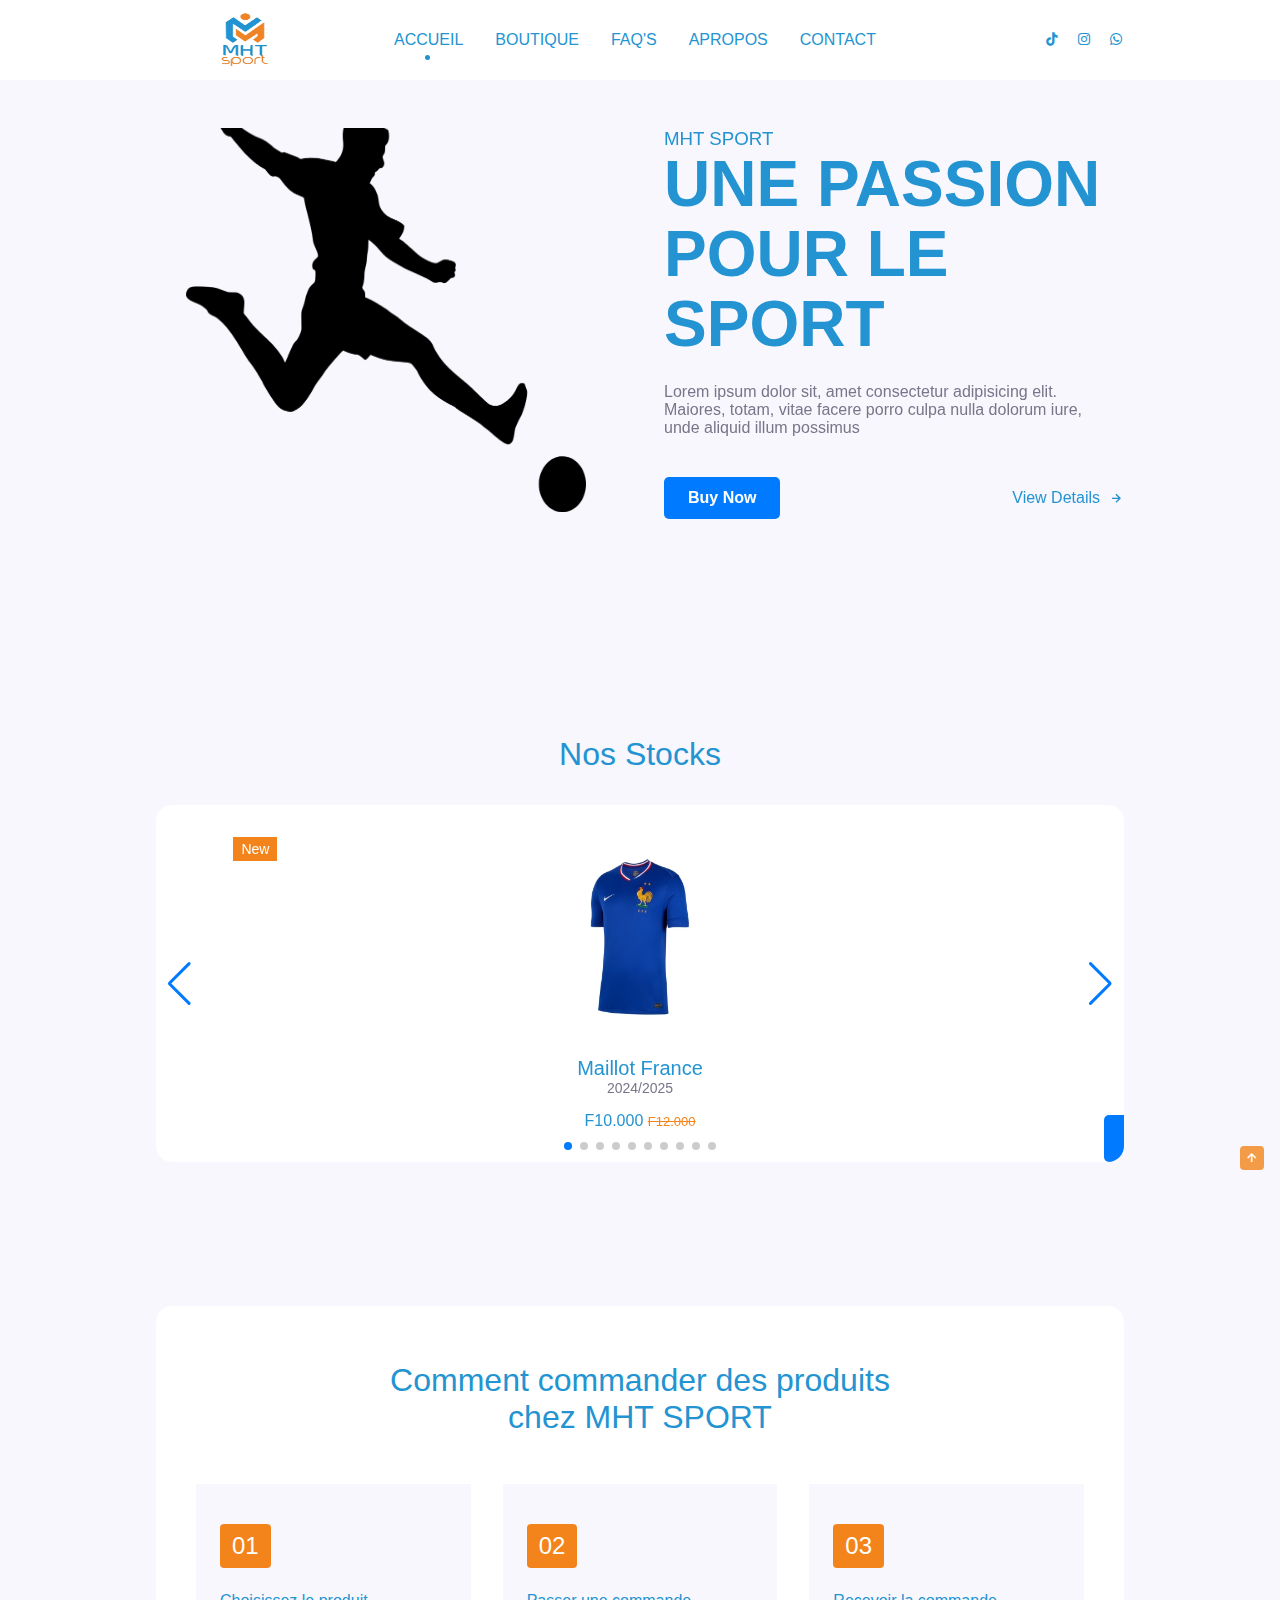
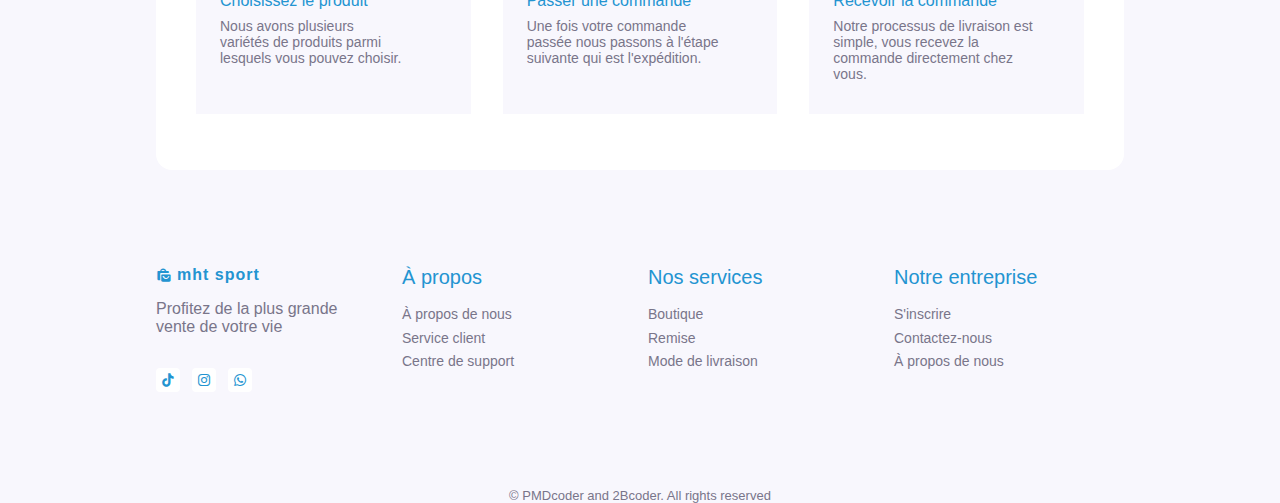
<file: index.html>
<!DOCTYPE html>
<html lang="fr">
<head>
    <meta charset="UTF-8">
    <meta http-equiv="X-UA-Compatible" content="IE=edge">
    <meta name="viewport" content="width=device-width, initial-scale=1.0">
    <link rel="icon" href="images/logotitre.png" type="image/x-icon">
    <!-- Boxicons -->
    <link href='https://unpkg.com/boxicons@2.1.4/css/boxicons.min.css' rel='stylesheet'>
    <!-- CSS -->
    <link rel="stylesheet" href="style.css">
    <link rel="stylesheet" href="color-1.css">
    <link rel="stylesheet" href="swiper-bundle.min.css">
    <title>MHT SPORT</title>
</head>
<body>
    <!-- Header -->
    <header class="header" id="header">
        <nav class="nav container">
            <a href="index.html" class="nav_logo">
                <img src="images/logomht.jpg" alt="Logo MHT SPORT">
            </a>
            <div class="nav_menu" id="nav-menu">    
                <ul class="nav_list">
                    <li class="nav_item"><a href="index.html" class="nav_link active_link">ACCUEIL</a></li>
                    <li class="nav_item"><a href="shop.html" class="nav_link">BOUTIQUE</a></li>
                    <li class="nav_item"><a href="faq.html" class="nav_link">FAQ'S</a></li>
                    <li class="nav_item"><a href="proposdenous.html" class="nav_link">APROPOS</a></li>
                    <li class="nav_item"><a href="contact.html" class="nav_link">CONTACT</a></li>
                </ul>

                <div class="nav_close" id="nav-close">
                    <i class="bx bx-x"></i>
                </div>
            </div>
            <div class="nav_btns">
                <a href="https://www.tiktok.com/@mht664?_t=8oZaHv12T1q&_r=1" class="nav_link"><i class='bx bxl-tiktok'></i></a>
                <a href="https://www.instagram.com/mht.sp?igsh=M2hicjkxbnl0OXdh&utm_source=qr" class="nav_link"><i class="bx bxl-instagram"></i></a>
                <a href="https://wa.me/776063650" class="nav_link"><i class="bx bxl-whatsapp"></i></a>
                <div class="nav_toggle" id="nav-toggle">
                    <i class="bx bx-grid-alt"></i>
                </div>
            </div>
        </nav>
    </header>

    <!-- Main Content -->
    <main class="main">
        <!-- Home Section -->
        <section class="home container">
            <div class="swiper home_swiper">
                <div class="swiper-wrapper">
                    <!-- Home Swiper Slide -->
                    <div class="swiper-slide">
                        <div class="home_content grid">
                            <div class="home_group">
                                <img src="images/mht.png" alt="MHT SPORT" class="home_img">
                                <div class="home_indicator"></div>
                               
                            </div>
                            <div class="home_data">
                                <h3 class="home_subtitle">MHT SPORT</h3>
                                <h1 class="home_title">UNE PASSION POUR LE SPORT</h1>
                                <p class="home_description">Lorem ipsum dolor sit, amet consectetur adipisicing elit. Maiores, totam, vitae facere porro culpa nulla dolorum iure, unde aliquid illum possimus</p>
                                <div class="home_buttons">
                                    <a href="details.html" class="button">Buy Now</a>
                                    <a href="details.html" class="button--link button--flex">View Details <i class="bx bx-right-arrow-alt button_icon"></i></a>
                                </div>
                            </div>
                        </div>
                    </div>
                </div>
            </div>
        </section>

        <section class="new section">
            <h2 class="section_title">Nos Stocks</h2>

            <div class="new_container container">
                <div class="swiper new-swiper">
                    <div class="swiper-wrapper">
                        <!-- new content 1 -->
                        <div class="new_content swiper-slide">
                            <div class="new_tag">New</div>
                            <img src="images/maillot-france-domicile-2024-2025-0.jpg" alt="" class="new_img">
                            <h3 class="new_title">Maillot France</h3>
                            <span class="new_subtitle">2024/2025</span>

                            <div class="new_prices">
                                <span class="new_price">F10.000</span>
                                <span class="new_discount">F12.000</span>
                            </div>

                            <a href="details.html" class="button new_button">
                                <i class="bx bx-cart-alt new_icon"></i>
                            </a>
                        </div>

                        <!-- new content 2 -->
                        <div class="new_content swiper-slide">
                            <div class="new_tag">New</div>
                            <img src="images/maillot-real-madrid-domicile-2020-2021-femme-tai-0.jpg" alt="" class="new_img">
                            <h3 class="new_title">Maillot Real Madrid</h3>
                            <span class="new_subtitle">2024/2025</span>

                            <div class="new_prices">
                                <span class="new_price">F10.000</span>
                                <span class="new_discount">F12.000</span>
                            </div>

                            <a href="details.html" class="button new_button">
                                <i class="bx bx-cart-alt new_icon"></i>
                            </a>
                        </div>

                        <!-- new content 3 -->
                        <div class="new_content swiper-slide">
                            <div class="new_tag">New</div>
                            <img src="images/maillot-espagne-exterieur-2024-2025-0.jpg" alt="" class="new_img">
                            <h3 class="new_title">Maillot Espagne</h3>
                            <span class="new_subtitle">2024/2025</span>

                            <div class="new_prices">
                                <span class="new_price">F10.000</span>
                                <span class="new_discount">F12.000</span>
                            </div>

                            <a href="details.html" class="button new_button">
                                <i class="bx bx-cart-alt new_icon"></i>
                            </a>
                        </div>
                        <!-- new content 4 -->
                        <div class="new_content swiper-slide">
                            <div class="new_tag">New</div>
                            <img src="images/maillot-france-exterieur-2024-2025-0.jpg" alt="" class="new_img">
                            <h3 class="new_title">Maillot France</h3>
                            <span class="new_subtitle">2024/2025</span>

                            <div class="new_prices">
                                <span class="new_price">F10.000</span>
                                <span class="new_discount">F12.000</span>
                            </div>

                            <a href="details.html" class="button new_button">
                                <i class="bx bx-cart-alt new_icon"></i>
                            </a>
                        </div>

                        <!-- new content 5 -->
                        <div class="new_content swiper-slide">
                            <div class="new_tag">New</div>
                            <img src="images/maillot-espagne-domicile-2024-2025-0.jpg" alt="" class="new_img">
                            <h3 class="new_title">Maillot Espagne</h3>
                            <span class="new_subtitle">2024/2025</span>

                            <div class="new_prices">
                                <span class="new_price">F10.000</span>
                                <span class="new_discount">F12.000</span>
                            </div>

                            <a href="details.html" class="button new_button">
                                <i class="bx bx-cart-alt new_icon"></i>
                            </a>
                        </div>

                        <!-- new content 6 -->
                        <div class="new_content swiper-slide">
                            <div class="new_tag">New</div>
                            <img src="images/maillot-bayern-munich-exterieur-2023-2024-taille-0.jpg" alt="" class="new_img">
                            <h3 class="new_title">Maillot Bayern</h3>
                            <span class="new_subtitle">2024/2025</span>

                            <div class="new_prices">
                                <span class="new_price">F10.000</span>
                                <span class="new_discount">F12.000</span>
                            </div>

                            <a href="details.html" class="button new_button">
                                <i class="bx bx-cart-alt new_icon"></i>
                            </a>
                        </div>
                        <!-- new content 7 -->
                        <div class="new_content swiper-slide">
                            <div class="new_tag">New</div>
                            <img src="images/maillot-olympique-de-marseille-celebration-4th-2-0_5.jpg" alt="" class="new_img">
                            <h3 class="new_title">Maillot Marseille</h3>
                            <span class="new_subtitle">2024/2025</span>

                            <div class="new_prices">
                                <span class="new_price">F10.000</span>
                                <span class="new_discount">F12.000</span>
                            </div>

                            <a href="details.html" class="button new_button">
                                <i class="bx bx-cart-alt new_icon"></i>
                            </a>
                        </div>
                        <!-- new content 8 -->
                        <div class="new_content swiper-slide">
                            <div class="new_tag">New</div>
                            <img src="images/maillot-italie-domicile-2024-2025-0.jpg" alt="" class="new_img">
                            <h3 class="new_title">Maillot Italie</h3>
                            <span class="new_subtitle">2024/2025</span>

                            <div class="new_prices">
                                <span class="new_price">F10.000</span>
                                <span class="new_discount">F12.000</span>
                            </div>

                            <a href="details.html" class="button new_button">
                                <i class="bx bx-cart-alt new_icon"></i>
                            </a>
                        </div>
                        <!-- new content 9 -->
                        <div class="new_content swiper-slide">
                            <div class="new_tag">New</div>
                            <img src="images/maillot-match-paris-saint-germain-domicile-2022--0.jpg" alt="" class="new_img">
                            <h3 class="new_title">Maillot PSG</h3>
                            <span class="new_subtitle">2024/2025</span>

                            <div class="new_prices">
                                <span class="new_price">F10.000</span>
                                <span class="new_discount">F12.000</span>
                            </div>

                            <a href="details.html" class="button new_button">
                                <i class="bx bx-cart-alt new_icon"></i>
                            </a>
                        </div>
                        <!-- new content 10 -->
                        <div class="new_content swiper-slide">
                            <div class="new_tag">New</div>
                            <img src="images/maillot-manchester-city-domicile-2024-2025-0.jpg" alt="" class="new_img">
                            <h3 class="new_title">Maillot Man City</h3>
                            <span class="new_subtitle">2024/2025</span>

                            <div class="new_prices">
                                <span class="new_price">F10.000</span>
                                <span class="new_discount">F12.000</span>
                            </div>

                            <a href="details.html" class="button new_button">
                                <i class="bx bx-cart-alt new_icon"></i>
                            </a>
                        </div>
                    </div>
                    <div class="swiper-pagination"></div>
                <div class="swiper-button-next"></div>
                <div class="swiper-button-prev"></div>
                </div>
            </div>
        </section>

        <!-- Steps Section -->
        <section class="steps section container">
            <div class="steps_bg">
                <h2 class="section_title">Comment commander des produits <br>chez MHT SPORT</h2>
                <div class="steps_container grid">
                    <div class="steps_card">
                        <div class="steps_card-number">01</div>
                        <h3 class="steps_card-title">Choisissez le produit</h3>
                        <p class="steps_card-description">Nous avons plusieurs <br>variétés de produits parmi <br>lesquels vous pouvez choisir.</p>
                    </div>
                    <div class="steps_card">
                        <div class="steps_card-number">02</div>
                        <h3 class="steps_card-title">Passer une commande</h3>
                        <p class="steps_card-description">Une fois votre commande <br>passée nous passons à l'étape <br>suivante qui est l'expédition.</p>
                    </div>
                    <div class="steps_card">
                        <div class="steps_card-number">03</div>
                        <h3 class="steps_card-title">Recevoir la commande</h3>
                        <p class="steps_card-description">Notre processus de livraison est <br>simple, vous recevez la <br>commande directement chez <br>vous.</p>
                    </div>
                </div>
            </div>
        </section>
    </main>

    <!-- Footer -->
    <footer class="footer section">
        <div class="footer_container container grid">
            <div class="footer_content">
                <a href="#" class="footer_logo">
                    <i class="bx bxs-shopping-bags footer_logo-icon"></i>MHT SPORT
                </a>
                <p class="footer_description">Profitez de la plus grande <br>vente de votre vie</p>
                <div class="footer_social">
                    <a href="https://www.tiktok.com/@mht664?_t=8oZaHv12T1q&_r=1" class="footer_social-link"><i class='bx bxl-tiktok'></i></a>
                    <a href="https://www.instagram.com/mht.sp?igsh=M2hicjkxbnl0OXdh&utm_source=qr" class="footer_social-link"><i class="bx bxl-instagram"></i></a>
                    <a href="https://wa.me/776063650" class="footer_social-link"><i class="bx bxl-whatsapp"></i></a>
                </div>
            </div>
            <div class="footer_content">
                <h3 class="footer_title">À propos</h3>
                <ul class="footer_links">
                    <li><a href="proposdenous.html" class="footer_link">À propos de nous</a></li>
                    <li><a href="#" class="footer_link">Service client</a></li>
                    <li><a href="#" class="footer_link">Centre de support</a></li>
                </ul>
            </div>
            <div class="footer_content">
                <h3 class="footer_title">Nos services</h3>
                <ul class="footer_links">
                    <li><a href="shop.html" class="footer_link">Boutique</a></li>
                    <li><a href="#" class="footer_link">Remise</a></li>
                    <li><a href="#" class="footer_link">Mode de livraison</a></li>
                </ul>
            </div>
            <div class="footer_content">
                <h3 class="footer_title">Notre entreprise</h3>
                <ul class="footer_links">
                    <li><a href="#" class="footer_link">S'inscrire</a></li>
                    <li><a href="contact.html" class="footer_link">Contactez-nous</a></li>
                    <li><a href="proposdenous.html" class="footer_link">À propos de nous</a></li>
                </ul>
            </div>
        </div>
        <span class="footer_copy">&#169; PMDcoder and 2Bcoder. All rights reserved</span>
    </footer>

    <!-- Scroll Up -->
    <a href="#" class="scrollup" id="scroll-up">
        <i class="bx bx-up-arrow-alt scrollup_icon"></i>
    </a>

    <!-- Scripts -->
    <script src="main.js"></script>
    <script src="swiper-bundle.min.js"></script>
</body>
</html>
</file>
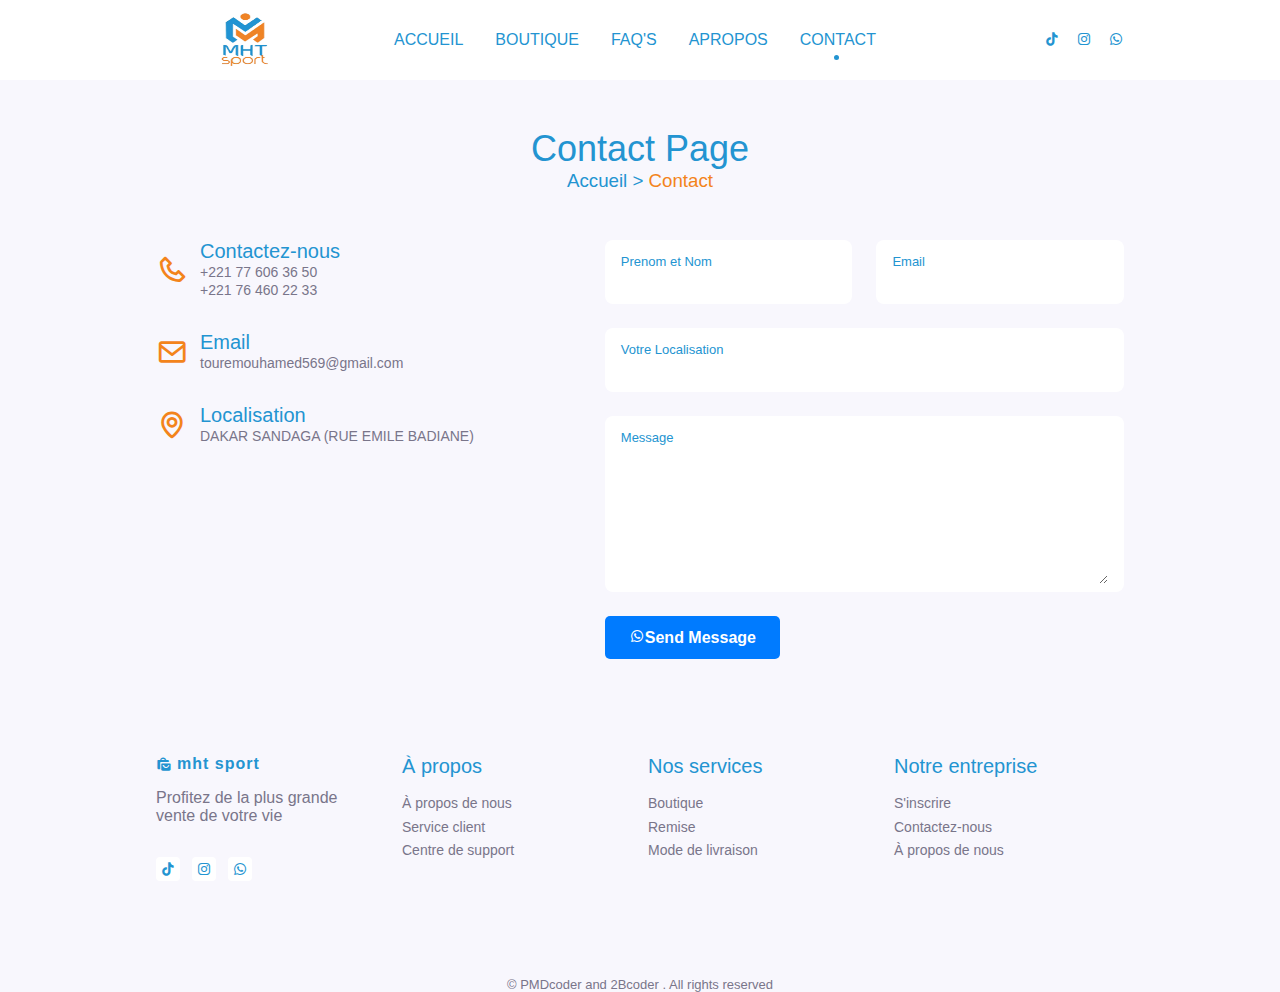
<file: contact.html>
<!DOCTYPE html>
<html lang="en">
<head>
    <meta charset="UTF-8">
    <meta name="viewport" content="width=device-width, initial-scale=1.0">
    <!-- ==================boxicons======================== -->
    <link href='https://unpkg.com/boxicons@2.1.4/css/boxicons.min.css' rel='stylesheet'>
    <link rel="icon" href="images/logomht.jpg" type="images/x-icon">

    <!-- ==========================link css====================== -->
    <link rel="stylesheet" href="style.css">
    <link rel="stylesheet" href="color-1.css">
    <link rel="stylesheet" href="swiper-bundle.min.css">
    <title>contact</title>
</head>
<body>
    <header class="header" id="header">
        <nav class="nav container">
            <a href="index.html" class="nav_logo">
                <img src="images/logomht.jpg" alt="Logo MHT SPORT">
            </a>
            <div class="nav_menu" id="nav-menu">    
                <ul class="nav_list">
                    <li class="nav_item"><a href="index.html" class="nav_link">ACCUEIL</a></li>
                    <li class="nav_item"><a href="shop.html" class="nav_link">BOUTIQUE</a></li>
                    <li class="nav_item"><a href="faq.html" class="nav_link">FAQ'S</a></li>
                    <li class="nav_item"><a href="proposdenous.html" class="nav_link">APROPOS</a></li>
                    <li class="nav_item"><a href="contact.html" class="nav_link active_link">CONTACT</a></li>
                </ul>

                <div class="nav_close" id="nav-close">
                    <i class="bx bx-x"></i>
                </div>
            </div>
            <div class="nav_btns">
                <a href="https://www.tiktok.com/@mht664?_t=8oZaHv12T1q&_r=1" class="nav_link"><i class='bx bxl-tiktok'></i></a>
                <a href="https://www.instagram.com/mht.sp?igsh=M2hicjkxbnl0OXdh&utm_source=qr" class="nav_link"><i class="bx bxl-instagram"></i></a>
                <a href="https://wa.me/776063650" class="nav_link"><i class="bx bxl-whatsapp"></i></a>
                <div class="nav_toggle" id="nav-toggle">
                    <i class="bx bx-grid-alt"></i>
                </div>
            </div>
        </nav>
    </header>


     <main class="main">
        <section class="contact section container">
            <h2 class="breadcrumb_title">Contact Page</h2>
            <h3 class="breadcrumb_subtitle">Accueil > <span>Contact</span></h3>

            <div class="contact_container grid">
                <div>
                    <div class="contact_information">
                        <i class="bx bx-phone contact_icon"></i>
                        <div>
                            <h3 class="contact_title">Contactez-nous</h3>
                            <span class="contact_subtitle">+221 77 606 36 50 <br> +221 76 460 22 33</span>
                        </div>
                    </div>
                    <div class="contact_information">
                        <i class="bx bx-envelope contact_icon"></i>
                        <div>
                            <h3 class="contact_title">Email</h3>
                            <span class="contact_subtitle">touremouhamed569@gmail.com</span>
                        </div>
                    </div>
                    <div class="contact_information">
                        <i class="bx bx-map contact_icon"></i>
                        <div>
                            <h3 class="contact_title">Localisation</h3>
                            <span class="contact_subtitle">DAKAR SANDAGA (RUE EMILE BADIANE)</span>
                        </div>
                    </div>
                </div>

                <form id="signup-form" class="contact_form grid" method="post">
                    <div class="contact_inputs grid">
                        <div class="contact_content">
                            <label for="name" class="contact_label">Prenom et Nom</label>
                            <input type="text" id="name" class="contact_input" required>
                        </div>
                        <div class="contact_content">
                            <label for="email" class="contact_label">Email</label>
                            <input type="email" id="email" class="contact_input" required>
                        </div>
                    </div>
                    <div class="contact_content">
                        <label for="subject" class="contact_label">Votre Localisation</label>
                        <input type="text" id="subject" class="contact_input" required>
                    </div>
                
                    <div class="contact_content">
                        <label for="message" class="contact_label">Message</label>
                        <textarea id="message" name="message" cols="0" rows="7" class="contact_input" required></textarea>
                    </div>
                
                    <div>
                        <button type="submit" class="button"><i class="bx bxl-whatsapp"></i>Send Message</button>
                    </div>
                </form>
                
            </div>
        </section>
     </main>




     <footer class="footer section">
        <div class="footer_container container grid">
            <!-- =============footer content 1============ -->
            <div class="footer_content">
                <a href="#" class="footer_logo">
                    <i class="bx bxs-shopping-bags footer_logo-icon"></i>MHT SPORT
                </a>

                <p class="footer_description"> Profitez de la plus grande <br>vente de votre vie</p>

                <div class="footer_social">
                    <a href="https://www.tiktok.com/@mht664?_t=8oZaHv12T1q&_r=1" class="footer_social-link"><i class='bx bxl-tiktok' ></i></a>
                    <a href="https://www.instagram.com/mht.sp?igsh=M2hicjkxbnl0OXdh&utm_source=qr" class="footer_social-link"><i class="bx bxl-instagram"></i></a>
                    <a href="https://wa.me/776063650" class="footer_social-link"><i class="bx bxl-whatsapp"></i></a>
                </div>
            </div>
            <!-- =============footer content 2============ -->
            <div class="footer_content">
               <h3 class="footer_title">À propos </h3>

               <ul class="footer_links">
                <li><a href="proposdenous.html" class="footer_link">À propos de nous</a></li>
                <li><a href="#" class="footer_link">Service client</a></li>
                <li><a href="#" class="footer_link"> Centre de support</a></li>
               </ul>
            </div>
            <!-- =============footer content 3============ -->
            <div class="footer_content">
                <h3 class="footer_title"> Nos services </h3>
 
                <ul class="footer_links">
                 <li><a href="shop.html" class="footer_link">Boutique</a></li>
                 <li><a href="#" class="footer_link"> Remise </a></li>
                 <li><a href="#" class="footer_link"> Mode de livraison</a></li>
                </ul>
             </div>
             <!-- =============footer content 3============ -->
            <div class="footer_content">
                <h3 class="footer_title">Notre entreprise </h3>
 
                <ul class="footer_links">
                 <li><a href="#" class="footer_link"> S'inscrire </a></li>
                 <li><a href="contact.html" class="footer_link"> Contactez-nous </a></li>
                 <li><a href="proposdenous.html" class="footer_link">À propos de nous</a></li>
                </ul>
             </div>
        </div>

        <span class="footer_copy">&#169; PMDcoder and 2Bcoder . All rights reserved</span>
     </footer>
     <!-- Scroll Up -->
    <a href="#" class="scrollup" id="scroll-up">
        <i class="bx bx-up-arrow-alt scrollup_icon"></i>
    </a>
     <script src="main.js"></script>
     <script src="swiper-bundle.min.js"></script>
</body>
</html>
</file>
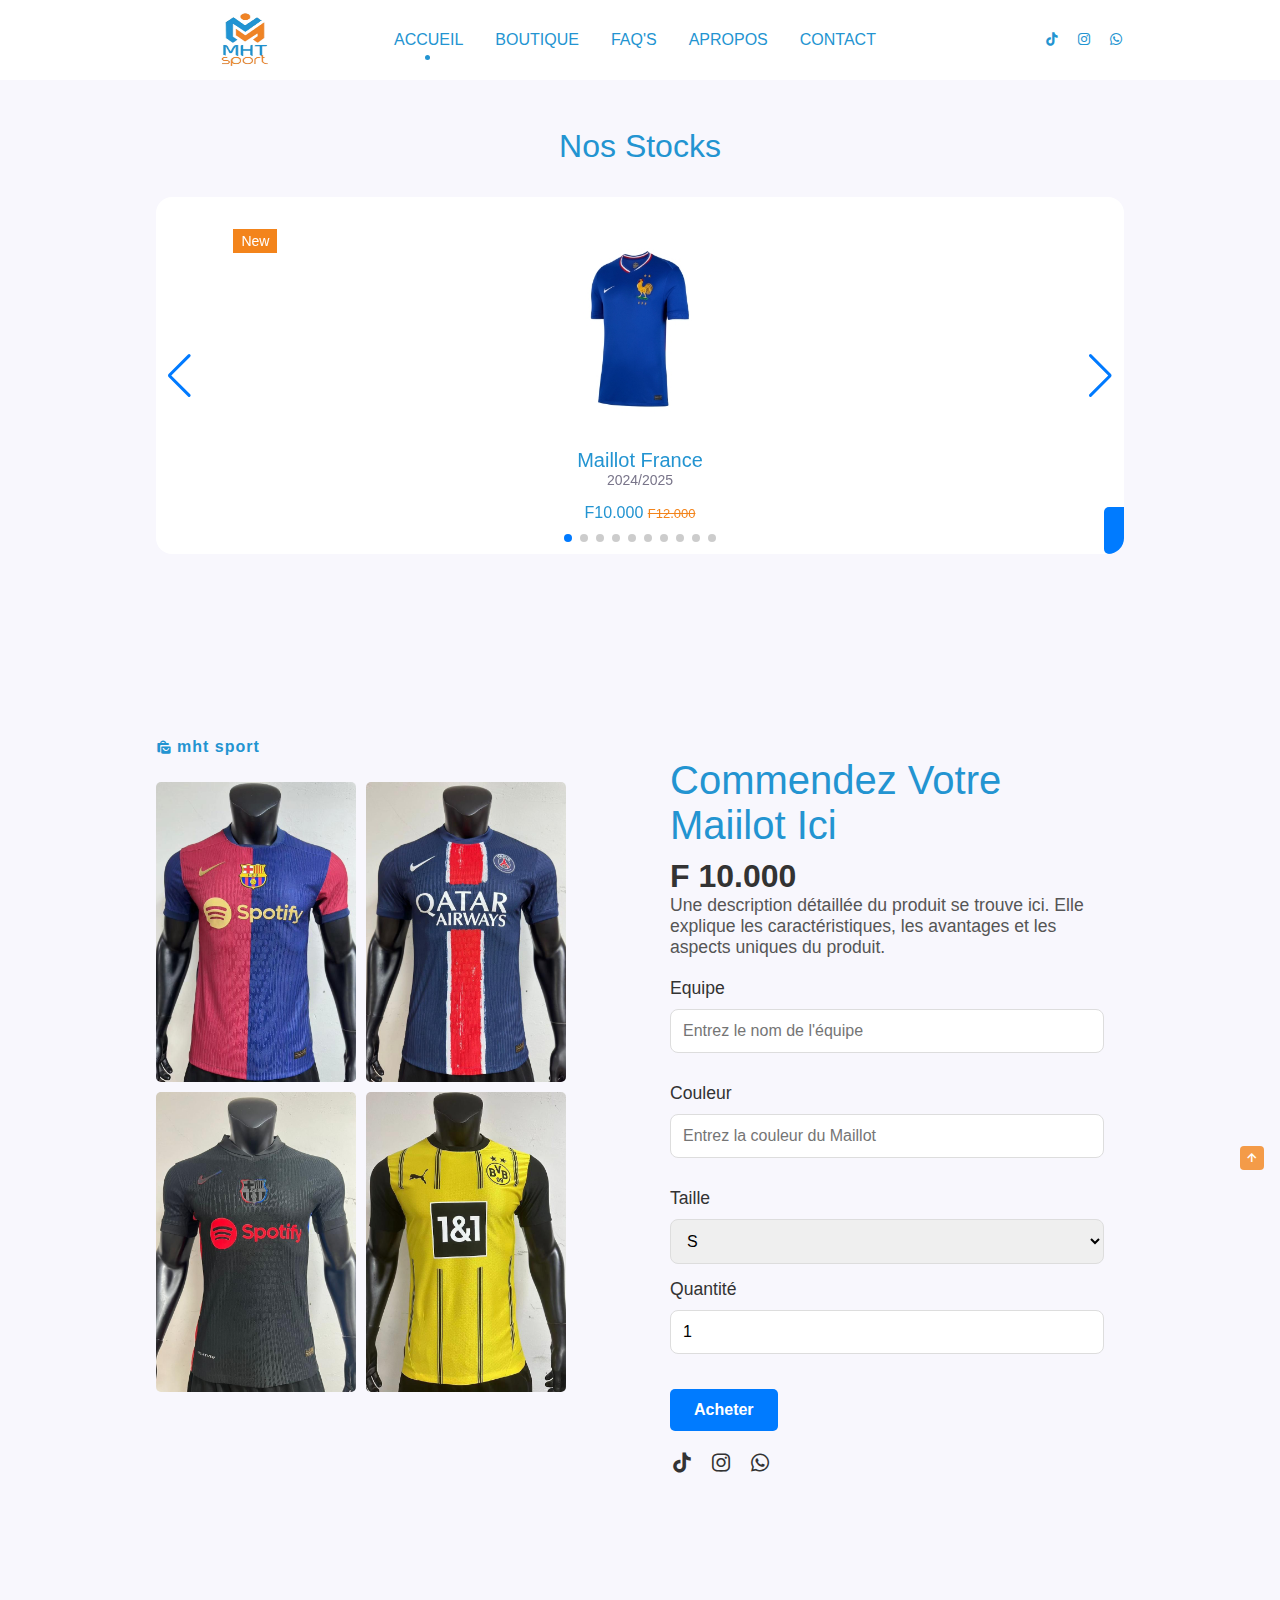
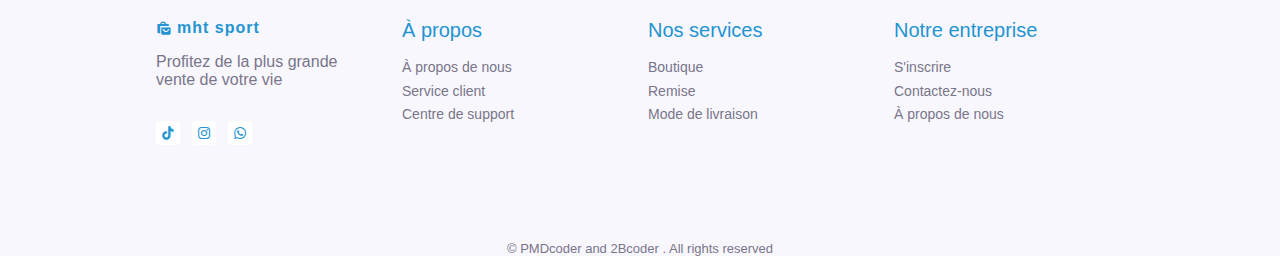
<file: details.html>
<!DOCTYPE html>
<html lang="en">
<head>
    <meta charset="UTF-8">
    <meta name="viewport" content="width=device-width, initial-scale=1.0">
    <!-- ==================boxicons======================== -->
    <link href='https://unpkg.com/boxicons@2.1.4/css/boxicons.min.css' rel='stylesheet'>
    <link rel="icon" href="images/logomht.jpg" type="images/x-icon">

    <!-- ==========================link css====================== -->
    <link rel="stylesheet" href="style.css">
    <link rel="stylesheet" href="color-1.css">
    <link rel="stylesheet" href="swiper-bundle.min.css">
    <title>Product Details</title>
</head>
<body>
    <header class="header" id="header">
        <nav class="nav container">
            <a href="index.html" class="nav_logo">
                <img src="images/logomht.jpg" alt="Logo MHT SPORT">
            </a>
            <div class="nav_menu" id="nav-menu">    
                <ul class="nav_list">
                    <li class="nav_item"><a href="index.html" class="nav_link active_link">ACCUEIL</a></li>
                    <li class="nav_item"><a href="shop.html" class="nav_link">BOUTIQUE</a></li>
                    <li class="nav_item"><a href="faq.html" class="nav_link">FAQ'S</a></li>
                    <li class="nav_item"><a href="proposdenous.html" class="nav_link">APROPOS</a></li>
                    <li class="nav_item"><a href="contact.html" class="nav_link">CONTACT</a></li>
                </ul>

                <div class="nav_close" id="nav-close">
                    <i class="bx bx-x"></i>
                </div>
            </div>
            <div class="nav_btns">
                <a href="https://www.tiktok.com/@mht664?_t=8oZaHv12T1q&_r=1" class="nav_link"><i class='bx bxl-tiktok'></i></a>
                <a href="https://www.instagram.com/mht.sp?igsh=M2hicjkxbnl0OXdh&utm_source=qr" class="nav_link"><i class="bx bxl-instagram"></i></a>
                <a href="https://wa.me/776063650" class="nav_link"><i class="bx bxl-whatsapp"></i></a>
                <div class="nav_toggle" id="nav-toggle">
                    <i class="bx bx-grid-alt"></i>
                </div>
            </div>
        </nav>
    </header>

    <!-- ==================main===================== -->

    <main class="main">
        <section class="new section">
            <h2 class="section_title">Nos Stocks</h2>

            <div class="new_container container">
                <div class="swiper new-swiper">
                    <div class="swiper-wrapper">
                        <!-- new content 1 -->
                        <div class="new_content swiper-slide">
                            <div class="new_tag">New</div>
                            <img src="images/maillot-france-domicile-2024-2025-0.jpg" alt="" class="new_img">
                            <h3 class="new_title">Maillot France</h3>
                            <span class="new_subtitle">2024/2025</span>

                            <div class="new_prices">
                                <span class="new_price">F10.000</span>
                                <span class="new_discount">F12.000</span>
                            </div>

                            <a href="details.html" class="button new_button">
                                <i class="bx bx-cart-alt new_icon"></i>
                            </a>
                        </div>

                        <!-- new content 2 -->
                        <div class="new_content swiper-slide">
                            <div class="new_tag">New</div>
                            <img src="images/maillot-real-madrid-domicile-2020-2021-femme-tai-0.jpg" alt="" class="new_img">
                            <h3 class="new_title">Maillot Real Madrid</h3>
                            <span class="new_subtitle">2024/2025</span>

                            <div class="new_prices">
                                <span class="new_price">F10.000</span>
                                <span class="new_discount">F12.000</span>
                            </div>

                            <a href="details.html" class="button new_button">
                                <i class="bx bx-cart-alt new_icon"></i>
                            </a>
                        </div>

                        <!-- new content 3 -->
                        <div class="new_content swiper-slide">
                            <div class="new_tag">New</div>
                            <img src="images/maillot-espagne-exterieur-2024-2025-0.jpg" alt="" class="new_img">
                            <h3 class="new_title">Maillot Espagne</h3>
                            <span class="new_subtitle">2024/2025</span>

                            <div class="new_prices">
                                <span class="new_price">F10.000</span>
                                <span class="new_discount">F12.000</span>
                            </div>

                            <a href="details.html" class="button new_button">
                                <i class="bx bx-cart-alt new_icon"></i>
                            </a>
                        </div>
                        <!-- new content 4 -->
                        <div class="new_content swiper-slide">
                            <div class="new_tag">New</div>
                            <img src="images/maillot-france-exterieur-2024-2025-0.jpg" alt="" class="new_img">
                            <h3 class="new_title">Maillot France</h3>
                            <span class="new_subtitle">2024/2025</span>

                            <div class="new_prices">
                                <span class="new_price">F10.000</span>
                                <span class="new_discount">F12.000</span>
                            </div>

                            <a href="details.html" class="button new_button">
                                <i class="bx bx-cart-alt new_icon"></i>
                            </a>
                        </div>

                        <!-- new content 5 -->
                        <div class="new_content swiper-slide">
                            <div class="new_tag">New</div>
                            <img src="images/maillot-espagne-domicile-2024-2025-0.jpg" alt="" class="new_img">
                            <h3 class="new_title">Maillot Espagne</h3>
                            <span class="new_subtitle">2024/2025</span>

                            <div class="new_prices">
                                <span class="new_price">F10.000</span>
                                <span class="new_discount">F12.000</span>
                            </div>

                            <a href="details.html" class="button new_button">
                                <i class="bx bx-cart-alt new_icon"></i>
                            </a>
                        </div>

                        <!-- new content 6 -->
                        <div class="new_content swiper-slide">
                            <div class="new_tag">New</div>
                            <img src="images/maillot-bayern-munich-exterieur-2023-2024-taille-0.jpg" alt="" class="new_img">
                            <h3 class="new_title">Maillot Bayern</h3>
                            <span class="new_subtitle">2024/2025</span>

                            <div class="new_prices">
                                <span class="new_price">F10.000</span>
                                <span class="new_discount">F12.000</span>
                            </div>

                            <a href="details.html" class="button new_button">
                                <i class="bx bx-cart-alt new_icon"></i>
                            </a>
                        </div>
                        <!-- new content 7 -->
                        <div class="new_content swiper-slide">
                            <div class="new_tag">New</div>
                            <img src="images/maillot-olympique-de-marseille-celebration-4th-2-0_5.jpg" alt="" class="new_img">
                            <h3 class="new_title">Maillot Marseille</h3>
                            <span class="new_subtitle">2024/2025</span>

                            <div class="new_prices">
                                <span class="new_price">F10.000</span>
                                <span class="new_discount">F12.000</span>
                            </div>

                            <a href="details.html" class="button new_button">
                                <i class="bx bx-cart-alt new_icon"></i>
                            </a>
                        </div>
                        <!-- new content 8 -->
                        <div class="new_content swiper-slide">
                            <div class="new_tag">New</div>
                            <img src="images/maillot-italie-domicile-2024-2025-0.jpg" alt="" class="new_img">
                            <h3 class="new_title">Maillot Italie</h3>
                            <span class="new_subtitle">2024/2025</span>

                            <div class="new_prices">
                                <span class="new_price">F10.000</span>
                                <span class="new_discount">F12.000</span>
                            </div>

                            <a href="details.html" class="button new_button">
                                <i class="bx bx-cart-alt new_icon"></i>
                            </a>
                        </div>
                        <!-- new content 9 -->
                        <div class="new_content swiper-slide">
                            <div class="new_tag">New</div>
                            <img src="images/maillot-match-paris-saint-germain-domicile-2022--0.jpg" alt="" class="new_img">
                            <h3 class="new_title">Maillot PSG</h3>
                            <span class="new_subtitle">2024/2025</span>

                            <div class="new_prices">
                                <span class="new_price">F10.000</span>
                                <span class="new_discount">F12.000</span>
                            </div>

                            <a href="details.html" class="button new_button">
                                <i class="bx bx-cart-alt new_icon"></i>
                            </a>
                        </div>
                        <!-- new content 10 -->
                        <div class="new_content swiper-slide">
                            <div class="new_tag">New</div>
                            <img src="images/maillot-manchester-city-domicile-2024-2025-0.jpg" alt="" class="new_img">
                            <h3 class="new_title">Maillot Man City</h3>
                            <span class="new_subtitle">2024/2025</span>

                            <div class="new_prices">
                                <span class="new_price">F10.000</span>
                                <span class="new_discount">F12.000</span>
                            </div>

                            <a href="details.html" class="button new_button">
                                <i class="bx bx-cart-alt new_icon"></i>
                            </a>
                        </div>
                    </div>
                    <div class="swiper-pagination"></div>
                <div class="swiper-button-next"></div>
                <div class="swiper-button-prev"></div>
                </div>
            </div>
        </section>
        <section class="product-details section container">
            <div class="product-details_container grid">
                <!-- Product Images Carousel -->
                <div class="product-images">
                    <div class="product-main-img">
                        <a href="#" class="footer_logo">
                            <i class="bx bxs-shopping-bags footer_logo-icon"></i>MHT SPORT
                        </a>
                    </div>
                    <div class="product-thumbnails">
                        <img src="images/IMG-20240714-WA0003.jpg" alt="Thumbnail 1">
                        <img src="images/IMG-20240714-WA0004.jpg" alt="Thumbnail 2">
                    </div>
                    <div class="product-thumbnails">
                        <img src="images/IMG-20240714-WA0006.jpg" alt="Thumbnail 1">
                        <img src="images/IMG-20240714-WA0007.jpg" alt="Thumbnail 2">
                    </div>
                    
                </div>

                <!-- Product Details -->
                <div class="product-info">
                    <h1 class="product-title">Commendez Votre Maiilot Ici</h1>
                    <span class="product-price">F 10.000</span>
                    <p class="product-description">Une description détaillée du produit se trouve ici. Elle explique les caractéristiques, les avantages et les aspects uniques du produit.</p>

                    <!-- Product Options -->
                    <div class="product-options">
                        <div class="product-team">
                            <h3>Equipe</h3>
                            <input type="text" id="team-input" placeholder="Entrez le nom de l'équipe">
                        </div>

                        <div class="product-team">
                            <h3>Couleur</h3>
                            <input type="text" id="color-input" placeholder="Entrez la couleur du Maillot">
                        </div>
                        
                        <div class="product-size">
                            <h3>Taille</h3>
                            <select id="size-select">
                                <option value="s">S</option>
                                <option value="m">M</option>
                                <option value="l">L</option>
                                <option value="xl">XL</option>
                                <option value="xxl">XXL</option>
                            </select>
                        </div>

                        <div class="product-quantity">
                            <h3>Quantité</h3>
                            <input type="number" id="quantity-input" min="1" value="1">
                        </div>
                    </div>

                    <!-- Add to Cart Button -->
                    <a 
                    id="add-to-cart" 
                    class="button"
                    target="_blank"
                    rel="noopener noreferrer"
                >
                    Acheter
                </a>
                    
                    <!-- Product Social Share -->
                   
                    <div class="product-share">
                        <a href="https://www.tiktok.com/@mht664?_t=8oZaHv12T1q&_r=1" class="share-link"><i class='bx bxl-tiktok' ></i></a>
                        <a href="https://www.instagram.com/mht.sp?igsh=M2hicjkxbnl0OXdh&utm_source=qr" class="share-link"><i class="bx bxl-instagram"></i></a>
                        <a href="https://wa.me/776063650" class="share-link"><i class="bx bxl-whatsapp"></i></a>
                    </div>
                </div>
            </div>
        </section>
    </main>

    <!-- =================footer======================= -->
    <footer class="footer section">
        <div class="footer_container container grid">
            <!-- =============footer content 1============ -->
            <div class="footer_content">
                <a href="#" class="footer_logo">
                    <i class="bx bxs-shopping-bags footer_logo-icon"></i>MHT SPORT
                </a>

                <p class="footer_description"> Profitez de la plus grande <br>vente de votre vie</p>

                <div class="footer_social">
                    <a href="https://www.tiktok.com/@mht664?_t=8oZaHv12T1q&_r=1" class="footer_social-link"><i class='bx bxl-tiktok' ></i></a>
                    <a href="https://www.instagram.com/mht.sp?igsh=M2hicjkxbnl0OXdh&utm_source=qr" class="footer_social-link"><i class="bx bxl-instagram"></i></a>
                    <a href="https://wa.me/776063650" class="footer_social-link"><i class="bx bxl-whatsapp"></i></a>
                </div>
            </div>
            <!-- =============footer content 2============ -->
            <div class="footer_content">
               <h3 class="footer_title">À propos </h3>

               <ul class="footer_links">
                <li><a href="proposdenous.html" class="footer_link">À propos de nous</a></li>
                <li><a href="#" class="footer_link">Service client</a></li>
                <li><a href="#" class="footer_link"> Centre de support</a></li>
               </ul>
            </div>
            <!-- =============footer content 3============ -->
            <div class="footer_content">
                <h3 class="footer_title"> Nos services </h3>
 
                <ul class="footer_links">
                 <li><a href="shop.html" class="footer_link">Boutique</a></li>
                 <li><a href="#" class="footer_link"> Remise </a></li>
                 <li><a href="#" class="footer_link"> Mode de livraison</a></li>
                </ul>
             </div>
             <!-- =============footer content 3============ -->
            <div class="footer_content">
                <h3 class="footer_title">Notre entreprise </h3>
 
                <ul class="footer_links">
                 <li><a href="#" class="footer_link"> S'inscrire </a></li>
                 <li><a href="contact.html" class="footer_link"> Contactez-nous </a></li>
                 <li><a href="proposdenous.html" class="footer_link">À propos de nous</a></li>
                </ul>
             </div>
        </div>

        <span class="footer_copy">&#169; PMDcoder and 2Bcoder . All rights reserved</span>
     </footer>

    <a href="#" class="scrollup" id="scroll-up">
        <i class="bx bx-up-arrow-alt scrollup_icon"></i>
    </a>
    <!-- =================link js=================== -->
    <script src="main.js"></script>
    <script src="swiper-bundle.min.js"></script>
    <script>
        document.getElementById('add-to-cart').addEventListener('click', function(event) {
            event.preventDefault(); // Empêcher le comportement par défaut du lien

            // Récupérer les valeurs sélectionnées par l'utilisateur
            const size = document.getElementById('size-select').value;
            const color = document.getElementById('color-input').value;
            const quantity = document.getElementById('quantity-input').value;
            const team = document.getElementById('team-input').value;
            
            // Encode les valeurs pour les inclure dans l'URL
            const encodedSize = encodeURIComponent(size);
            const encodedColor = encodeURIComponent(color || 'Not selected');
            const encodedQuantity = encodeURIComponent(quantity);
            const encodedTeam = encodeURIComponent(team || 'Not selected');

            // Construire l'URL WhatsApp
            const message = `Bonjour MHT SPORT, je veux acheter le produit suivant: %0A%0ATeam: ${encodedTeam}%0ASize: ${encodedSize}%0AColor: ${encodedColor}%0AQuantity: ${encodedQuantity}`;
            const phone = ' 776063650';
            const whatsappURL = `https://api.whatsapp.com/send?phone=${phone}&text=${message}`;

            // Modifier l'attribut href du lien
            this.href = whatsappURL;
            
            // Ouvrir le lien WhatsApp
            window.open(whatsappURL, '_blank');
        });
    </script>
</body>
</html>
</file>
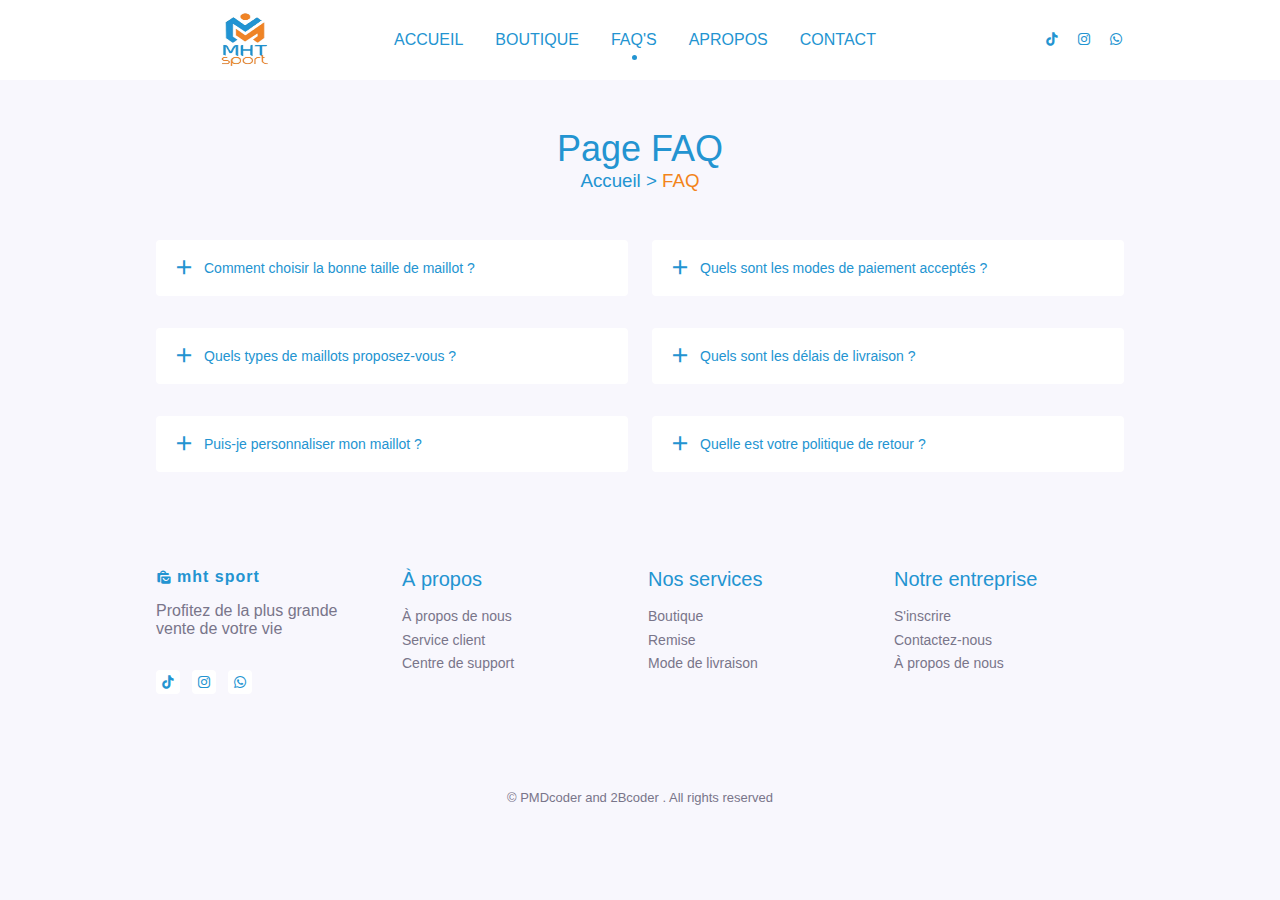
<file: faq.html>
<!DOCTYPE html>
<html lang="en">
<head>
    <meta charset="UTF-8">
    <meta name="viewport" content="width=device-width, initial-scale=1.0">
    <!-- ==================boxicons======================== -->
    <link href='https://unpkg.com/boxicons@2.1.4/css/boxicons.min.css' rel='stylesheet'>
    <link rel="icon" href="images/logomht.jpg" type="images/x-icon">

    <!-- ==========================link css====================== -->
    <link rel="stylesheet" href="style.css">
    <link rel="stylesheet" href="color-1.css">
    <link rel="stylesheet" href="swiper-bundle.min.css">
    <title>faq</title>
</head>
<body>
    <header class="header" id="header">
        <nav class="nav container">
            <a href="index.html" class="nav_logo">
                <img src="images/logomht.jpg" alt="Logo MHT SPORT">
            </a>
            <div class="nav_menu" id="nav-menu">
                <ul class="nav_list">
                    <li class="nav_item"><a href="index.html" class="nav_link">ACCUEIL</a></li>
                    <li class="nav_item"><a href="shop.html" class="nav_link">BOUTIQUE</a></li>
                    <li class="nav_item"><a href="faq.html" class="nav_link active_link">FAQ'S</a></li>
                    <li class="nav_item"><a href="proposdenous.html" class="nav_link">APROPOS</a></li>
                    <li class="nav_item"><a href="contact.html" class="nav_link">CONTACT</a></li>
                </ul>

                <div class="nav_close" id="nav-close">
                    <i class="bx bx-x"></i>
                </div>
            </div>
            <div class="nav_btns">
                <a href="https://www.tiktok.com/@mht664?_t=8oZaHv12T1q&_r=1" class="nav_link"><i class='bx bxl-tiktok'></i></a>
                <a href="https://www.instagram.com/mht.sp?igsh=M2hicjkxbnl0OXdh&utm_source=qr" class="nav_link"><i class="bx bxl-instagram"></i></a>
                <a href="https://wa.me/776063650" class="nav_link"><i class="bx bxl-whatsapp"></i></a>
                <div class="nav_toggle" id="nav-toggle">
                    <i class="bx bx-grid-alt"></i>
                </div>
            </div>
        </nav>
    </header>

     <main class="main">
     <!-- ==================main==================== -->

     <section class="contact section container">
        <h2 class="breadcrumb_title">Page FAQ</h2>
        <h3 class="breadcrumb_subtitle">Accueil > <span>FAQ</span></h3>

        <div class="questions_container grid">
            <div class="questions_group">
                <div class="questions_item">
                    <section class="questions_header">
                        <i class="bx bx-plus questions_icon"></i>
                        <h3 class="questions_item-title">Comment choisir la bonne taille de maillot ?</h3>
                    </section>
                    <div class="questions_content">
                        <p class="questions_description">
                            Consultez notre guide des tailles disponible sur chaque page de produit. Il contient des mesures détaillées pour vous aider à trouver la taille parfaite.
                        </p>
                    </div>
                </div>
                <div class="questions_item">
                    <section class="questions_header">
                        <i class="bx bx-plus questions_icon"></i>
                        <h3 class="questions_item-title">Quels types de maillots proposez-vous ?</h3>
                    </section>
                    <div class="questions_content">
                        <p class="questions_description">
                            Nous proposons une large gamme de maillots, y compris des maillots de football, de basketball, et de rugby, disponibles pour hommes, femmes et enfants.
                        </p>
                    </div>
                </div>
                <div class="questions_item">
                    <section class="questions_header">
                        <i class="bx bx-plus questions_icon"></i>
                        <h3 class="questions_item-title">Puis-je personnaliser mon maillot ?</h3>
                    </section>
                    <div class="questions_content">
                        <p class="questions_description">
                            Oui, vous pouvez personnaliser votre maillot avec un nom et un numéro. Cette option est disponible lors de la sélection du produit.
                        </p>
                    </div>
                </div>
            </div>
            <div class="questions_group">
                <div class="questions_item">
                    <section class="questions_header">
                        <i class="bx bx-plus questions_icon"></i>
                        <h3 class="questions_item-title">Quels sont les modes de paiement acceptés ?</h3>
                    </section>
                    <div class="questions_content">
                        <p class="questions_description">
                            Nous acceptons les cartes de crédit (Visa, MasterCard), PayPal, et d'autres options de paiement en ligne sécurisées.
                        </p>
                    </div>
                </div>
                <div class="questions_item">
                    <section class="questions_header">
                        <i class="bx bx-plus questions_icon"></i>
                        <h3 class="questions_item-title">Quels sont les délais de livraison ?</h3>
                    </section>
                    <div class="questions_content">
                        <p class="questions_description">
                            Les délais de livraison varient en fonction de votre localisation. Généralement, les commandes sont livrées sous 5 à 7 jours ouvrables.
                        </p>
                    </div>
                </div>
                <div class="questions_item">
                    <section class="questions_header">
                        <i class="bx bx-plus questions_icon"></i>
                        <h3 class="questions_item-title">Quelle est votre politique de retour ?</h3>
                    </section>
                    <div class="questions_content">
                        <p class="questions_description">
                            Vous pouvez retourner un produit dans les 30 jours suivant sa réception. Les articles doivent être non portés et dans leur emballage d'origine. Consultez notre page de politique de retour pour plus de détails.
                        </p>
                    </div>
                </div>
            </div>
        </div>
    </section>
 </main>

     <!-- ==============footer================ -->
     <footer class="footer section">
        <div class="footer_container container grid">
            <!-- =============footer content 1============ -->
            <div class="footer_content">
                <a href="#" class="footer_logo">
                    <i class="bx bxs-shopping-bags footer_logo-icon"></i>MHT SPORT
                </a>

                <p class="footer_description"> Profitez de la plus grande <br>vente de votre vie</p>

                <div class="footer_social">
                    <a href="https://www.tiktok.com/@mht664?_t=8oZaHv12T1q&_r=1" class="footer_social-link"><i class='bx bxl-tiktok' ></i></a>
                    <a href="https://www.instagram.com/mht.sp?igsh=M2hicjkxbnl0OXdh&utm_source=qr" class="footer_social-link"><i class="bx bxl-instagram"></i></a>
                    <a href="https://wa.me/776063650" class="footer_social-link"><i class="bx bxl-whatsapp"></i></a>
                </div>
            </div>
            <!-- =============footer content 2============ -->
            <div class="footer_content">
               <h3 class="footer_title">À propos </h3>

               <ul class="footer_links">
                <li><a href="proposdenous.html" class="footer_link">À propos de nous</a></li>
                <li><a href="#" class="footer_link">Service client</a></li>
                <li><a href="#" class="footer_link"> Centre de support</a></li>
               </ul>
            </div>
            <!-- =============footer content 3============ -->
            <div class="footer_content">
                <h3 class="footer_title"> Nos services </h3>
 
                <ul class="footer_links">
                 <li><a href="shop.html" class="footer_link">Boutique</a></li>
                 <li><a href="#" class="footer_link"> Remise </a></li>
                 <li><a href="#" class="footer_link"> Mode de livraison</a></li>
                </ul>
             </div>
             <!-- =============footer content 3============ -->
            <div class="footer_content">
                <h3 class="footer_title">Notre entreprise </h3>
 
                <ul class="footer_links">
                 <li><a href="#" class="footer_link"> S'inscrire </a></li>
                 <li><a href="contact.html" class="footer_link"> Contactez-nous </a></li>
                 <li><a href="proposdenous.html" class="footer_link">À propos de nous</a></li>
                </ul>
             </div>
        </div>

        <span class="footer_copy">&#169; PMDcoder and 2Bcoder . All rights reserved</span>
     </footer>
     <script src="main.js"></script>
     <script src="swiper-bundle.min.js"></script>
</body>
</html>
</file>
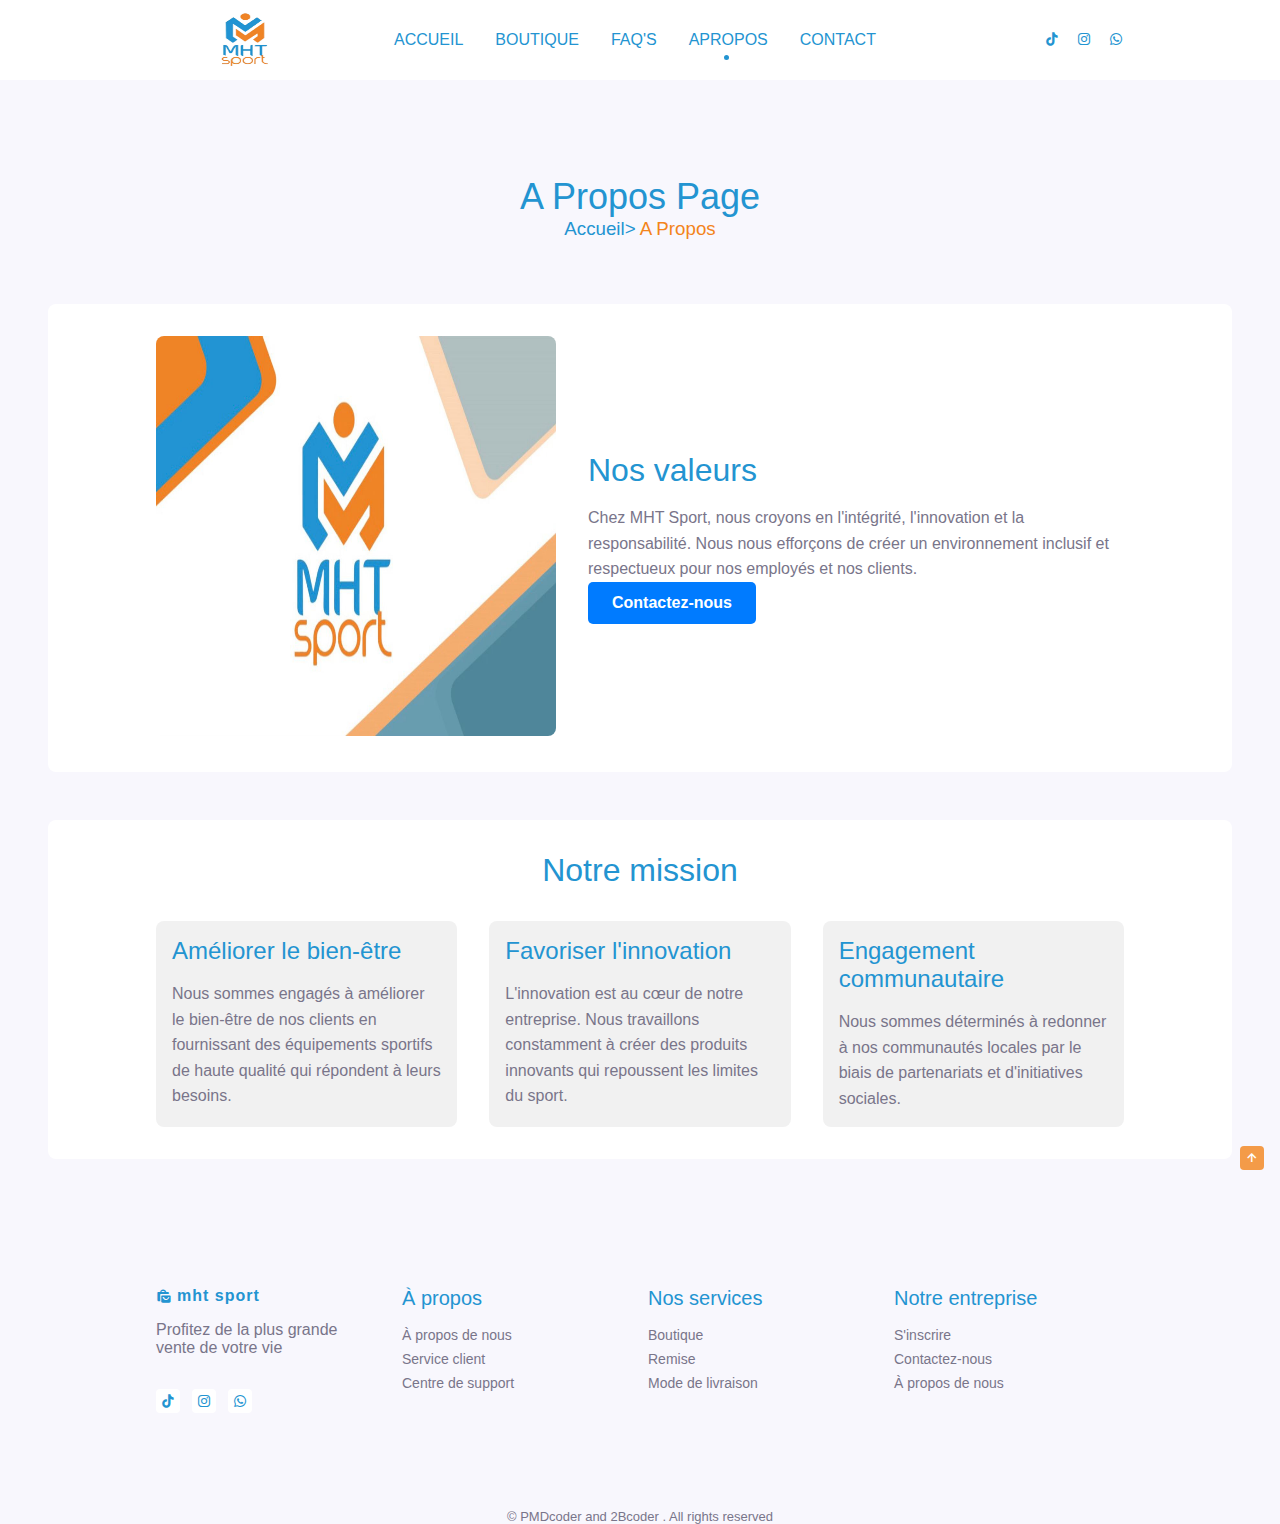
<file: proposdenous.html>
<!DOCTYPE html>
<html lang="en">
<head>
    <meta charset="UTF-8">
    <meta http-equiv="X-UA-Compatible" content="IE=edge">
    <meta name="viewport" content="width=device-width, initial-scale=1.0">
    <!-- -----------BOXICONS---------- -->
    <link href='https://unpkg.com/boxicons@2.1.4/css/boxicons.min.css' rel='stylesheet'>
    <link rel="icon" href="images/logomht.jpg" type="images/x-icon">

    <!-- ----------------CSS---------------- -->
    <link rel="stylesheet" href="style.css">
    <link rel="stylesheet" href="color-1.css">
    <link rel="stylesheet" href="swiper-bundle.min.css">
    <title>MHT SPORT - About Us</title>
</head>
<body>
    <!-- ----------------header-------------------- -->
    <header class="header" id="header">
        <nav class="nav container">
            <a href="index.html" class="nav_logo">
                <img src="images/logomht.jpg" alt="Logo MHT SPORT">
            </a>
            <div class="nav_menu" id="nav-menu">    
                <ul class="nav_list">
                    <li class="nav_item"><a href="index.html" class="nav_link">ACCUEIL</a></li>
                    <li class="nav_item"><a href="shop.html" class="nav_link">BOUTIQUE</a></li>
                    <li class="nav_item"><a href="faq.html" class="nav_link">FAQ'S</a></li>
                    <li class="nav_item"><a href="proposdenous.html" class="nav_link active_link">APROPOS</a></li>
                    <li class="nav_item"><a href="contact.html" class="nav_link">CONTACT</a></li>
                </ul>

                <div class="nav_close" id="nav-close">
                    <i class="bx bx-x"></i>
                </div>
            </div>
            <div class="nav_btns">
                <a href="https://www.tiktok.com/@mht664?_t=8oZaHv12T1q&_r=1" class="nav_link"><i class='bx bxl-tiktok'></i></a>
                <a href="https://www.instagram.com/mht.sp?igsh=M2hicjkxbnl0OXdh&utm_source=qr" class="nav_link"><i class="bx bxl-instagram"></i></a>
                <a href="https://wa.me/776063650" class="nav_link"><i class="bx bxl-whatsapp"></i></a>
                <div class="nav_toggle" id="nav-toggle">
                    <i class="bx bx-grid-alt"></i>
                </div>
            </div>
        </nav>
    </header>


    <!-- ===================Main Content================ -->
    <main class="main">
        
       <section class="about_section">
        <section class="shop section container">
            <h2 class="breadcrumb_title">A Propos Page</h2>
            <h3 class="breadcrumb_subtitle">Accueil> <span>A Propos</span></h3>
        </section>
        <section class="values section">
            <div class="values_container container grid">
                <div class="img_values">
                    <img src="images/MHT.jpg" alt="Our Values" class="values_img">
                </div>
                <div class="values_data">
                    <h2 class="values_title">Nos valeurs</h2>
                    <p class="values_description">
                        Chez MHT Sport, nous croyons en l'intégrité, l'innovation et la responsabilité. Nous nous efforçons de créer un environnement inclusif et respectueux pour nos employés et nos clients.
                    </p>
                    <div class="about_buttons">
                        <a href="contact.html" class="button">Contactez-nous</a>
                    </div>
                </div>
            </div>
        </section>
        
        <section class="mission section">
            <h2 class="section_title">Notre mission</h2>
            <div class="mission_container container grid">
                <div class="mission_content">
                    <h3 class="mission_title">Améliorer le bien-être</h3>
                    <p class="mission_description">
                        Nous sommes engagés à améliorer le bien-être de nos clients en fournissant des équipements sportifs de haute qualité qui répondent à leurs besoins.
                    </p>
                </div>

                <div class="mission_content">
                    <h3 class="mission_title">Favoriser l'innovation</h3>
                    <p class="mission_description">
                        L'innovation est au cœur de notre entreprise. Nous travaillons constamment à créer des produits innovants qui repoussent les limites du sport.
                    </p>
                </div>

                <div class="mission_content">
                    <h3 class="mission_title">Engagement communautaire</h3>
                    <p class="mission_description">
                        Nous sommes déterminés à redonner à nos communautés locales par le biais de partenariats et d'initiatives sociales.
                    </p>
                </div>
            </div>
        </section>
       </section>
    </main>

    <!-- ===================footer=================== -->

    <footer class="footer section">
        <div class="footer_container container grid">
            <!-- =============footer content 1============ -->
            <div class="footer_content">
                <a href="#" class="footer_logo">
                    <i class="bx bxs-shopping-bags footer_logo-icon"></i>MHT SPORT
                </a>

                <p class="footer_description"> Profitez de la plus grande <br>vente de votre vie</p>

                <div class="footer_social">
                    <a href="https://www.tiktok.com/@mht664?_t=8oZaHv12T1q&_r=1" class="footer_social-link"><i class='bx bxl-tiktok' ></i></a>
                    <a href="https://www.instagram.com/mht.sp?igsh=M2hicjkxbnl0OXdh&utm_source=qr" class="footer_social-link"><i class="bx bxl-instagram"></i></a>
                    <a href="https://wa.me/776063650" class="footer_social-link"><i class="bx bxl-whatsapp"></i></a>
                </div>
            </div>
            <!-- =============footer content 2============ -->
            <div class="footer_content">
               <h3 class="footer_title">À propos </h3>

               <ul class="footer_links">
                <li><a href="proposdenous.html" class="footer_link">À propos de nous</a></li>
                <li><a href="#" class="footer_link">Service client</a></li>
                <li><a href="#" class="footer_link"> Centre de support</a></li>
               </ul>
            </div>
            <!-- =============footer content 3============ -->
            <div class="footer_content">
                <h3 class="footer_title"> Nos services </h3>
 
                <ul class="footer_links">
                 <li><a href="shop.html" class="footer_link">Boutique</a></li>
                 <li><a href="#" class="footer_link"> Remise </a></li>
                 <li><a href="#" class="footer_link"> Mode de livraison</a></li>
                </ul>
             </div>
             <!-- =============footer content 3============ -->
            <div class="footer_content">
                <h3 class="footer_title">Notre entreprise </h3>
 
                <ul class="footer_links">
                 <li><a href="#" class="footer_link"> S'inscrire </a></li>
                 <li><a href="contact.html" class="footer_link"> Contactez-nous </a></li>
                 <li><a href="proposdenous.html" class="footer_link">À propos de nous</a></li>
                </ul>
             </div>
        </div>

        <span class="footer_copy">&#169; PMDcoder and 2Bcoder . All rights reserved</span>
     </footer>

     <!-- ===================scroll up=========================== -->

     <a href="#" class="scrollup" id="scroll-up">
        <i class="bx bx-up-arrow-alt scrollup_icon"></i>
     </a>
     <script src="main.js"></script>
     <!-- <script src="swiper-bundle.min.js"></script> -->
</body>
</html>
</file>
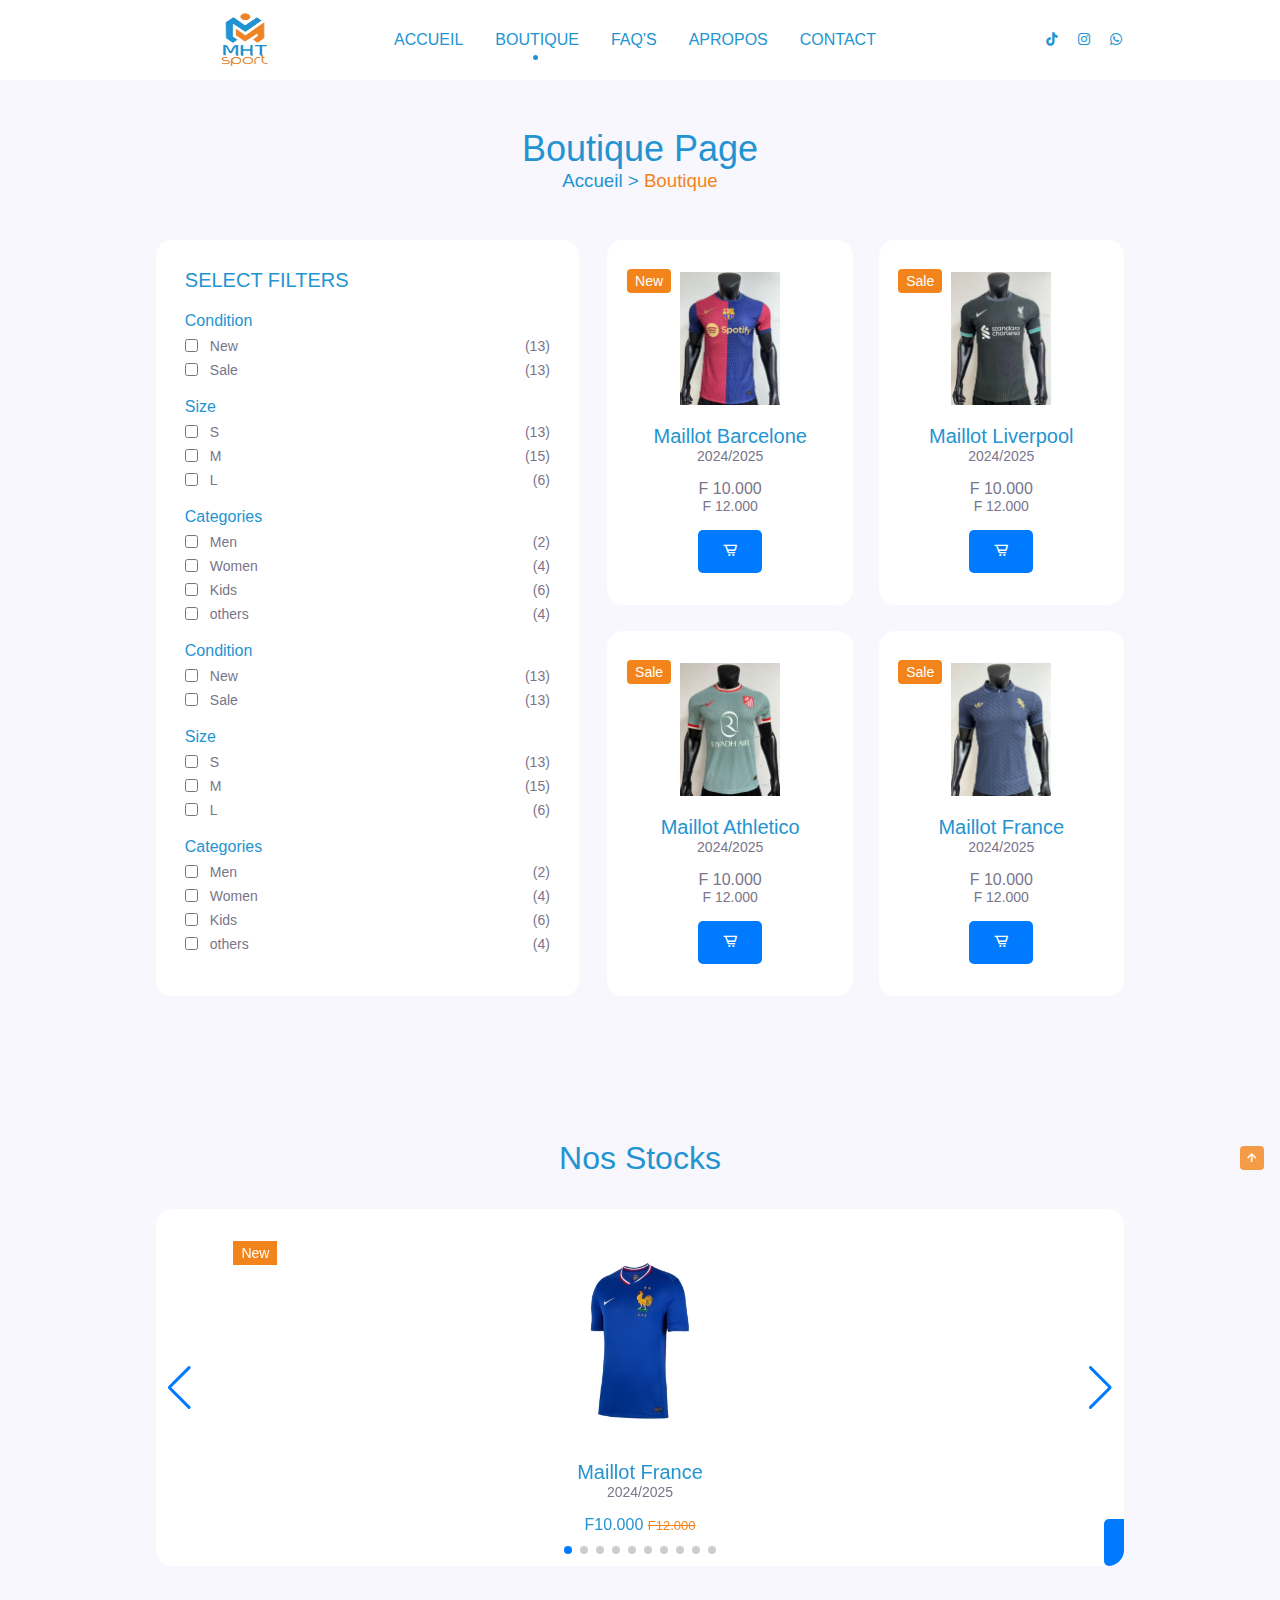
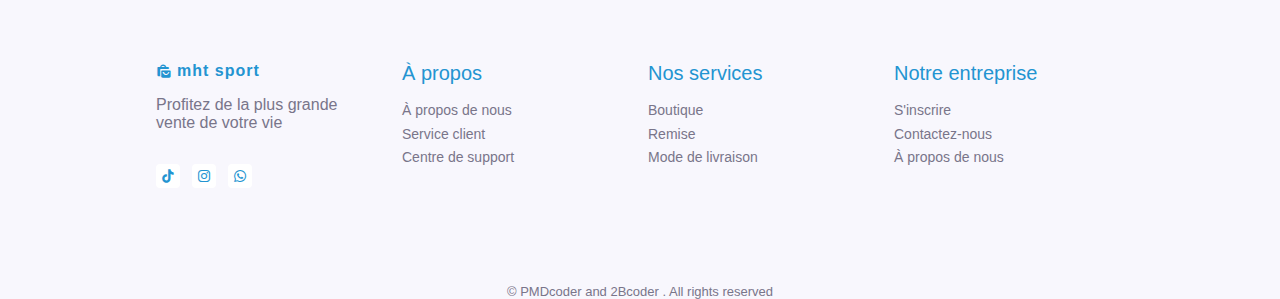
<file: shop.html>
<!DOCTYPE html>
<html lang="en">
<head>
    <meta charset="UTF-8">
    <meta name="viewport" content="width=device-width, initial-scale=1.0">
    <!-- ==================boxicons======================== -->
    <link href='https://unpkg.com/boxicons@2.1.4/css/boxicons.min.css' rel='stylesheet'>
    <link rel="icon" href="images/logomht.jpg" type="images/x-icon">

    <!-- ==========================link css====================== -->
    <link rel="stylesheet" href="style.css">
    <link rel="stylesheet" href="color-1.css">
    <link rel="stylesheet" href="swiper-bundle.min.css">
    <title>shop</title>
</head>
<body>
    <header class="header" id="header">
        <nav class="nav container">
            <a href="index.html" class="nav_logo">
                <img src="images/logomht.jpg" alt="Logo MHT SPORT">
            </a>
            <div class="nav_menu" id="nav-menu">
                <ul class="nav_list">
                    <li class="nav_item"><a href="index.html" class="nav_link">ACCUEIL</a></li>
                    <li class="nav_item"><a href="shop.html" class="nav_link active_link">BOUTIQUE</a></li>
                    <li class="nav_item"><a href="faq.html" class="nav_link">FAQ'S</a></li>
                    <li class="nav_item"><a href="proposdenous.html" class="nav_link">APROPOS</a></li>
                    <li class="nav_item"><a href="contact.html" class="nav_link">CONTACT</a></li>
                </ul>

                <div class="nav_close" id="nav-close">
                    <i class="bx bx-x"></i>
                </div>
            </div>
            <div class="nav_btns">
                <a href="https://www.tiktok.com/@mht664?_t=8oZaHv12T1q&_r=1" class="nav_link"><i class='bx bxl-tiktok'></i></a>
                <a href="https://www.instagram.com/mht.sp?igsh=M2hicjkxbnl0OXdh&utm_source=qr" class="nav_link"><i class="bx bxl-instagram"></i></a>
                <a href="https://wa.me/776063650" class="nav_link"><i class="bx bxl-whatsapp"></i></a>
                <div class="nav_toggle" id="nav-toggle">
                    <i class="bx bx-grid-alt"></i>
                </div>
            </div>
        </nav>
    </header>


 

     <!-- ==================main===================== -->

     <main class="main">
        <section class="shop section container">
            <h2 class="breadcrumb_title">Boutique Page</h2>
            <h3 class="breadcrumb_subtitle">Accueil > <span>Boutique</span></h3>

            <div class="shop_container grid">
                <div class="sidebar">
                    <h3 class="filter_title">Select Filters</h3>
                    <div class="filter_content">
                        <h3 class="filter_subtitle">Condition</h3>

                        <div class="filter">
                            <input type="checkbox" name="" id="">
                            <p>New</p> <span>(13)</span>
                        </div>
                        <div class="filter">
                            <input type="checkbox" name="" id="">
                            <p>Sale</p> <span>(13)</span>
                        </div>
                    </div>

                    <div class="filter_content">
                        <h3 class="filter_subtitle">Size</h3>

                        <div class="filter">
                            <input type="checkbox" name="" id="">
                            <p>S</p> <span>(13)</span>
                        </div>
                        <div class="filter">
                            <input type="checkbox" name="" id="">
                            <p>M</p> <span>(15)</span>
                        </div>
                        <div class="filter">
                            <input type="checkbox" name="" id="">
                            <p>L</p> <span>(6)</span>
                        </div>
                    </div>

                    <div class="filter_content">
                        <h3 class="filter_subtitle">Categories</h3>

                        <div class="filter">
                            <input type="checkbox" name="" id="">
                            <p>Men</p> <span>(2)</span>
                        </div>
                        <div class="filter">
                            <input type="checkbox" name="" id="">
                            <p>Women</p> <span>(4)</span>
                        </div>
                        <div class="filter">
                            <input type="checkbox" name="" id="">
                            <p>Kids</p> <span>(6)</span>
                        </div>
                        <div class="filter">
                            <input type="checkbox" name="" id="">
                            <p>others</p> <span>(4)</span>
                        </div>


                        
                    </div>
                    <div class="filter_content">
                        <h3 class="filter_subtitle">Condition</h3>

                        <div class="filter">
                            <input type="checkbox" name="" id="">
                            <p>New</p> <span>(13)</span>
                        </div>
                        <div class="filter">
                            <input type="checkbox" name="" id="">
                            <p>Sale</p> <span>(13)</span>
                        </div>
                    </div>

                    <div class="filter_content">
                        <h3 class="filter_subtitle">Size</h3>

                        <div class="filter">
                            <input type="checkbox" name="" id="">
                            <p>S</p> <span>(13)</span>
                        </div>
                        <div class="filter">
                            <input type="checkbox" name="" id="">
                            <p>M</p> <span>(15)</span>
                        </div>
                        <div class="filter">
                            <input type="checkbox" name="" id="">
                            <p>L</p> <span>(6)</span>
                        </div>
                    </div>

                    <div class="filter_content">
                        <h3 class="filter_subtitle">Categories</h3>

                        <div class="filter">
                            <input type="checkbox" name="" id="">
                            <p>Men</p> <span>(2)</span>
                        </div>
                        <div class="filter">
                            <input type="checkbox" name="" id="">
                            <p>Women</p> <span>(4)</span>
                        </div>
                        <div class="filter">
                            <input type="checkbox" name="" id="">
                            <p>Kids</p> <span>(6)</span>
                        </div>
                        <div class="filter">
                            <input type="checkbox" name="" id="">
                            <p>others</p> <span>(4)</span>
                        </div>


                        
                    </div>
                </div>
                

                <div class="shop_items grid">
                    <div class="shop_content">
                        <div class="shop_tag">New</div>
                        <img src="images/IMG-20240714-WA0003.jpg" alt="" class="shop_img">
                        <h3 class="shop_title">Maillot Barcelone</h3>
                        <span class="shop_subtitle">2024/2025</span>

                        <div class="shop_prices">
                            <span class="shop_price">F 10.000</span>
                            <span class="shop_subtitle">F 12.000</span>
                        </div>

                        <a href="details.html" class="button shop_button">
                            <i class="bx bx-cart-alt shop_icon"></i>
                        </a>
                        
                    </div>

                    <div class="shop_content">
                        <div class="shop_tag">Sale</div>
                        <img src="images/IMG-20240714-WA0005.jpg" alt="" class="shop_img">
                        <h3 class="shop_title">Maillot Liverpool</h3>
                        <span class="shop_subtitle">2024/2025</span>

                        <div class="shop_prices">
                            <span class="shop_price">F 10.000</span>
                            <span class="shop_subtitle">F 12.000</span>
                        </div>

                        <a href="details.html" class="button shop_button">
                            <i class="bx bx-cart-alt shop_icon"></i>
                        </a>
                        
                    </div>

                    <div class="shop_content">
                        <div class="shop_tag">Sale</div>
                        <img src="images/IMG-20240714-WA0008.jpg" alt="" class="shop_img">
                        <h3 class="shop_title">Maillot Athletico</h3>
                        <span class="shop_subtitle">2024/2025</span>

                        <div class="shop_prices">
                            <span class="shop_price">F 10.000</span>
                            <span class="shop_subtitle">F 12.000</span>
                        </div>

                        <a href="details.html" class="button shop_button">
                            <i class="bx bx-cart-alt shop_icon"></i>
                        </a>
                        
                    </div>
                    <div class="shop_content">
                        <div class="shop_tag">Sale</div>
                        <img src="images/IMG-20240714-WA0019.jpg" alt="" class="shop_img">
                        <h3 class="shop_title">Maillot France</h3>
                        <span class="shop_subtitle">2024/2025</span>

                        <div class="shop_prices">
                            <span class="shop_price">F 10.000</span>
                            <span class="shop_subtitle">F 12.000</span>
                        </div>

                        <a href="details.html" class="button shop_button">
                            <i class="bx bx-cart-alt shop_icon"></i>
                        </a>
                        
                    </div>
                </div>
            </div>
        </section>


        <section class="new section">
            <h2 class="section_title">Nos Stocks</h2>

            <div class="new_container container">
                <div class="swiper new-swiper">
                    <div class="swiper-wrapper">
                        <!-- new content 1 -->
                        <div class="new_content swiper-slide">
                            <div class="new_tag">New</div>
                            <img src="images/maillot-france-domicile-2024-2025-0.jpg" alt="" class="new_img">
                            <h3 class="new_title">Maillot France</h3>
                            <span class="new_subtitle">2024/2025</span>

                            <div class="new_prices">
                                <span class="new_price">F10.000</span>
                                <span class="new_discount">F12.000</span>
                            </div>

                            <a href="details.html" class="button new_button">
                                <i class="bx bx-cart-alt new_icon"></i>
                            </a>
                        </div>

                        <!-- new content 2 -->
                        <div class="new_content swiper-slide">
                            <div class="new_tag">New</div>
                            <img src="images/maillot-real-madrid-domicile-2020-2021-femme-tai-0.jpg" alt="" class="new_img">
                            <h3 class="new_title">Maillot Real Madrid</h3>
                            <span class="new_subtitle">2024/2025</span>

                            <div class="new_prices">
                                <span class="new_price">F10.000</span>
                                <span class="new_discount">F12.000</span>
                            </div>

                            <a href="details.html" class="button new_button">
                                <i class="bx bx-cart-alt new_icon"></i>
                            </a>
                        </div>

                        <!-- new content 3 -->
                        <div class="new_content swiper-slide">
                            <div class="new_tag">New</div>
                            <img src="images/maillot-espagne-exterieur-2024-2025-0.jpg" alt="" class="new_img">
                            <h3 class="new_title">Maillot Espagne</h3>
                            <span class="new_subtitle">2024/2025</span>

                            <div class="new_prices">
                                <span class="new_price">F10.000</span>
                                <span class="new_discount">F12.000</span>
                            </div>

                            <a href="details.html" class="button new_button">
                                <i class="bx bx-cart-alt new_icon"></i>
                            </a>
                        </div>
                        <!-- new content 4 -->
                        <div class="new_content swiper-slide">
                            <div class="new_tag">New</div>
                            <img src="images/maillot-france-exterieur-2024-2025-0.jpg" alt="" class="new_img">
                            <h3 class="new_title">Maillot France</h3>
                            <span class="new_subtitle">2024/2025</span>

                            <div class="new_prices">
                                <span class="new_price">F10.000</span>
                                <span class="new_discount">F12.000</span>
                            </div>

                            <a href="details.html" class="button new_button">
                                <i class="bx bx-cart-alt new_icon"></i>
                            </a>
                        </div>

                        <!-- new content 5 -->
                        <div class="new_content swiper-slide">
                            <div class="new_tag">New</div>
                            <img src="images/maillot-espagne-domicile-2024-2025-0.jpg" alt="" class="new_img">
                            <h3 class="new_title">Maillot Espagne</h3>
                            <span class="new_subtitle">2024/2025</span>

                            <div class="new_prices">
                                <span class="new_price">F10.000</span>
                                <span class="new_discount">F12.000</span>
                            </div>

                            <a href="details.html" class="button new_button">
                                <i class="bx bx-cart-alt new_icon"></i>
                            </a>
                        </div>

                        <!-- new content 6 -->
                        <div class="new_content swiper-slide">
                            <div class="new_tag">New</div>
                            <img src="images/maillot-bayern-munich-exterieur-2023-2024-taille-0.jpg" alt="" class="new_img">
                            <h3 class="new_title">Maillot Bayern</h3>
                            <span class="new_subtitle">2024/2025</span>

                            <div class="new_prices">
                                <span class="new_price">F10.000</span>
                                <span class="new_discount">F12.000</span>
                            </div>

                            <a href="details.html" class="button new_button">
                                <i class="bx bx-cart-alt new_icon"></i>
                            </a>
                        </div>
                        <!-- new content 7 -->
                        <div class="new_content swiper-slide">
                            <div class="new_tag">New</div>
                            <img src="images/maillot-olympique-de-marseille-celebration-4th-2-0_5.jpg" alt="" class="new_img">
                            <h3 class="new_title">Maillot Marseille</h3>
                            <span class="new_subtitle">2024/2025</span>

                            <div class="new_prices">
                                <span class="new_price">F10.000</span>
                                <span class="new_discount">F12.000</span>
                            </div>

                            <a href="details.html" class="button new_button">
                                <i class="bx bx-cart-alt new_icon"></i>
                            </a>
                        </div>
                        <!-- new content 8 -->
                        <div class="new_content swiper-slide">
                            <div class="new_tag">New</div>
                            <img src="images/maillot-italie-domicile-2024-2025-0.jpg" alt="" class="new_img">
                            <h3 class="new_title">Maillot Italie</h3>
                            <span class="new_subtitle">2024/2025</span>

                            <div class="new_prices">
                                <span class="new_price">F10.000</span>
                                <span class="new_discount">F12.000</span>
                            </div>

                            <a href="details.html" class="button new_button">
                                <i class="bx bx-cart-alt new_icon"></i>
                            </a>
                        </div>
                        <!-- new content 9 -->
                        <div class="new_content swiper-slide">
                            <div class="new_tag">New</div>
                            <img src="images/maillot-match-paris-saint-germain-domicile-2022--0.jpg" alt="" class="new_img">
                            <h3 class="new_title">Maillot PSG</h3>
                            <span class="new_subtitle">2024/2025</span>

                            <div class="new_prices">
                                <span class="new_price">F10.000</span>
                                <span class="new_discount">F12.000</span>
                            </div>

                            <a href="details.html" class="button new_button">
                                <i class="bx bx-cart-alt new_icon"></i>
                            </a>
                        </div>
                        <!-- new content 10 -->
                        <div class="new_content swiper-slide">
                            <div class="new_tag">New</div>
                            <img src="images/maillot-manchester-city-domicile-2024-2025-0.jpg" alt="" class="new_img">
                            <h3 class="new_title">Maillot Man City</h3>
                            <span class="new_subtitle">2024/2025</span>

                            <div class="new_prices">
                                <span class="new_price">F10.000</span>
                                <span class="new_discount">F12.000</span>
                            </div>

                            <a href="details.html" class="button new_button">
                                <i class="bx bx-cart-alt new_icon"></i>
                            </a>
                        </div>
                    </div>
                    <div class="swiper-pagination"></div>
                <div class="swiper-button-next"></div>
                <div class="swiper-button-prev"></div>
                </div>
            </div>
        </section>
     </main>

     <!-- =================footer======================= -->
     <footer class="footer section">
        <div class="footer_container container grid">
            <!-- =============footer content 1============ -->
            <div class="footer_content">
                <a href="#" class="footer_logo">
                    <i class="bx bxs-shopping-bags footer_logo-icon"></i>MHT SPORT
                </a>

                <p class="footer_description"> Profitez de la plus grande <br>vente de votre vie</p>

                <div class="footer_social">
                    <a href="https://www.tiktok.com/@mht664?_t=8oZaHv12T1q&_r=1" class="footer_social-link"><i class='bx bxl-tiktok' ></i></a>
                    <a href="https://www.instagram.com/mht.sp?igsh=M2hicjkxbnl0OXdh&utm_source=qr" class="footer_social-link"><i class="bx bxl-instagram"></i></a>
                    <a href="https://wa.me/776063650" class="footer_social-link"><i class="bx bxl-whatsapp"></i></a>
                </div>
            </div>
            <!-- =============footer content 2============ -->
            <div class="footer_content">
               <h3 class="footer_title">À propos </h3>

               <ul class="footer_links">
                <li><a href="proposdenous.html" class="footer_link">À propos de nous</a></li>
                <li><a href="#" class="footer_link">Service client</a></li>
                <li><a href="#" class="footer_link"> Centre de support</a></li>
               </ul>
            </div>
            <!-- =============footer content 3============ -->
            <div class="footer_content">
                <h3 class="footer_title"> Nos services </h3>
 
                <ul class="footer_links">
                 <li><a href="shop.html" class="footer_link">Boutique</a></li>
                 <li><a href="#" class="footer_link"> Remise </a></li>
                 <li><a href="#" class="footer_link"> Mode de livraison</a></li>
                </ul>
             </div>
             <!-- =============footer content 3============ -->
            <div class="footer_content">
                <h3 class="footer_title">Notre entreprise </h3>
 
                <ul class="footer_links">
                 <li><a href="#" class="footer_link"> S'inscrire </a></li>
                 <li><a href="contact.html" class="footer_link"> Contactez-nous </a></li>
                 <li><a href="proposdenous.html" class="footer_link">À propos de nous</a></li>
                </ul>
             </div>
        </div>

        <span class="footer_copy">&#169; PMDcoder and 2Bcoder . All rights reserved</span>
     </footer>


     <a href="#" class="scrollup" id="scroll-up">
        <i class="bx bx-up-arrow-alt scrollup_icon"></i>
     </a>
     <!-- =================link js=================== -->
     <script src="main.js"></script>
     <script src="swiper-bundle.min.js"></script>
</body>
</html>
</file>
<file: style.css>
:root{
    --header-height: 3.5rem;

    /* ============color============ */
    --title-color: hsl(201, 71%, 48%);
    --text-color: hsl(250,8%,50%);
    --body-color: hsl(250,60%,98%);
    --container-color: #fff;
    --shadow: hsla(0,0%,15%,.1);
    --scroll-bar-color: hsl(250, 12%, 90%);
    --scroll-thum-color: hsl(250, 12%, 80%)

    /* ==============font and typography=============== */
    --body-font: 'poppins', sans-serif;
    --biggest-font-size: 4rem;
    --h1-font-size: 2.25rem;
    --h2-font-size: 1.5rem;
    --h3-font-size: 1.25rem;
    --normal-font-size: 1rem;
    --small-font-size: .875rem;
    --smaller-font-size: .813rem;

    /* ==================font-weight==================== */
    --font-medium: 500;
    --font-bold: 600;

    /* ==========margin-bottom================== */
    --mb-0-5: .5rem;
    --mb-0-75: .75rem;
    --mb-1: 1rem;
    --mb-1-5: 1.5rem;
    --mb-2: 2rem;
    --mb-2-5: 2.5rem;
    --mb-3: 3rem;

    /* ===============z-index================= */
    --z-tooltip: 10;
    --z-fixed:100;
}

@media screen and (max-width: 992px){
    :root{
        --biggest-font-size: 2rem;
        --h1-font-size: 1.5rem;
        --h2-font-size: 1.25rem;
        --h3-font-size: 1rem;
        --normal-font-size: .938rem;
        --small-font-size: .813rem;
        --smaller-font-size: .75rem;
    }
}


    /* ====================base================== */
    *{
        box-sizing: border-box;
        margin: 0;
        padding: 0;
        font-family: sans-serif;
    }
    html{
        scroll-behavior: smooth;
        overflow-x: hidden;
    }

body,
button,
input {
        font-family: var(--body-color);
        font-size: var(--text-color);
    }
    body{
        background-color: var(--body-color);
        color: var(--text-color);
    }
    h1,h2,h3{
        color: var(--title-color);
        font-weight: var(--font-medium);
    }
    ul{
        list-style: none;
    }
    a{
        text-decoration: none;
    }
    img{
        max-width: 100%;
        height: auto;
    }

    button{
        cursor: pointer;
    }

    button,
    input {
        border: none;
        outline: none;
    }


    /* ==============theme============== */
    section{
        padding: 8rem 0 1rem;
    }

    .section_title,
    .breadcrumb_title{
        font-size: var(--h1-font-size);
    }
    .section_title,
    .breadcrumb_subtitle{
        margin-bottom: var(--mb-3);
    }
    .section_title,
    .breadcrumb_title,
    .breadcrumb_subtitle{
       text-align: center;
    }

    .breadcrumb_subtitle span{
        color: var(--first-color);
    }
   
    /* =================layout======================== */
    .container{
        max-width: 968px;
        margin-left: auto;
        margin-right: auto;
    }

    .grid{
        display: grid;
    }

    header{
        width: 100%;
        background-color: var(--container-color);
        position: fixed;
        top: 0;
        left: 0;
        z-index: var(--z-fixed);
    }

    nav{
        height: calc(var(--header-height) + 1.5rem);
        display: flex;
        justify-content: space-between;
        align-items: center;
        column-gap: 3rem; 
    }
    .nav_close,
    .nav_logo,
    .nav_toggle,
    .nav_shop {
        color: var(--title-color);
    }

    .nav_logo{
        text-transform: lowercase;
        font-weight: var(--font-bold);
        letter-spacing: 1px;
        display: inline-flex;
        align-items: center;
        column-gap: .25rem;
    }

    .nav_logo img{
        font-size: 30px;
        height: 80px;
        width: 190px;
    }

    .nav_logo-icon{
        font-size: 1.25rem;
    }

    .nav_btns{
        display: flex;
        align-items: center;
        column-gap: 1rem;
        margin-left: auto;
    }

    .nav_toggle,
    .nav_close{
        font-size: 1.25rem;
        cursor: pointer;
        display: none;
    }

    .nav_list{
        display: flex;
        align-items: center;
        column-gap: 2rem;
    }

    .nav_link{
        color: var(--title-color);
        font-weight: var(--font-medium);
        font-size: var(--normal-font-size);
    }
    .nav_link:hover{
        color: var(--first-color);
    }

    .nav_close{
        font-size: 2rem;
        position: absolute;    
        top: .9rem;
        right: 1.25rem;
        cursor: pointer;
    }
    

    .active_link{
        position: relative;
    }

    .active_link::before{
        content: '';
        position: absolute;
        bottom: -.75rem;
        left: 45%;
        width: 5px;
        height: 5px;
        background: var(--title-color);
        border-radius: 50%;
    }



 
    /* =======================home section============ */
    .home_content{
        padding: 0rem 0 2rem;
        grid-template-columns: repeat(2,1fr);
        column-gap: 3rem;
    }

    .home_group{
        display: grid;
        position: relative;
        padding-top: 2rem;
    }
    
    .home_img{
        height: 400px;
        width: 400px;
        transform: translateY(-3rem);
        justify-self: center;
    }


   

    .home_details-title,
    .home_details-subtitle{
        display: block;
        font-style: var(--small-font-size);
        text-align: right;
    }

    .home_subtile{
        font-style: var(--h3-font-size);
        text-transform: uppercase;
        margin-bottom: var(--mb-1);
    }

    .home_title{
        font-size: var(--biggest-font-size);
        font-weight: var(--font-bold);
        line-height: 109%;
        margin-bottom: var(--mb-1-5);
    }

    .home_description{
        margin-bottom: var(--mb-2-5);
        padding-right: 2rem;
    }

    .home_buttons{
        display: flex;
        justify-content: space-between;
    }

    /* ==================button================== */

    .button{
        display: inline-block;
        background: var(--first-color);
        color: #fff;
        padding: 1rem 1.75rem;
        border-radius: .5rem;
        font-weight: var(--font-medium);
        transition: .3s;
    }

    .button:hover{
        background: var(--first-color-alt);
    }

    .buttons_icon{
        font-size: 1.25rem;
    }

    .button--link{
        color: var(--title-color);
    }

    .button--flex{
        display: inline-flex;
        align-items: center;
        column-gap: .5rem;
    }
    
    .discount_container{
        grid-template-columns: repeat(2,max-content);
        justify-content: center;
        align-items: center;
        column-gap: 7rem;
        background-color: var(--container-color);
        padding: 3rem 0;
        border-radius: 1rem;
    }

    .discount_img{
        width: 200px;
        height: 200px;
        border-radius: 10px;
    }
    
    .discount_data{
        text-align: center;
    }
    

    .discount_title{
        font-size: var(--h2-font-size);
        margin-bottom: var(--mb-2);
    }


    /* =====================new arrivals===================== */

    .new_conrainer{
        padding-top: 1rem;
    }
   
    .new_img{
        width: 150px;
        height: 200px;
        margin-bottom: var(--mb-1);
        transition: .3s;
    }

    .new_content{
        position: relative;
        background-color: var(--container-color);
        width: 310px;
        padding: 2rem 0;
        border-radius: 1rem;
        text-align: center;
        overflow: hidden;
    }

    .new_tag{
        position: absolute;
        margin-left: 8%;
        margin-left: 8%;
        background-color: var(--first-color);
        color: #fff;
        font-size: var(--small-font-size);
        padding: .25rem .5rem;
    }

    .new_title{
        font-size: var(--h3-font-size);
        font-weight: var(--font-medium);
    }

    .new_subtitle{
        display: block;
        font-size: var(--small-font-size);
        margin-bottom: var(--mb-1);
    }

    .new_prices{
        display: inline-block;
        align-items: center;
        column-gap: .5rem;
    }

    .new_price{
        font-weight: var(--font-medium);
        color: var(--title-color);
    }

    .new_discount{
        color: var(--first-color);
        font-size: var(--smaller-font-size);
        text-decoration: line-through;
        font-weight: var(--font-medium);
    }

    .new_button{
        display: inline-block;
        padding: .5rem;
        border-radius: .25rem .25rem .75rem .25rem;
        position: absolute;
        bottom: 0;
        right: -3rem;
    }

    .new_icon{
        font-size: 1.25rem;
    }

    .new_content:hover .new_img{
        transform: translateY(-.5rem);
    }

    .new_content:hover .new_button{
        right: 0;
    }

    /* =============steps section================= */

    .steps_bg{
        background-color: var(--container-color);
        padding: 3.5rem 2.5rem;
        border-radius: 1rem;
    }

    .steps_container{
        grid-template-columns: repeat(3, 1fr);
        column-gap: 2rem;
        padding-top: 1rem;
    }

    .steps_card{
        background-color: var(--body-color);
        padding: 2.5rem 3rem 2rem 1.5rem;
    }

    .steps_card-number{
        display: inline-block;
        background-color: var(--first-color);
        color: #fff;
        padding: .5rem .75rem;
        border-radius: .25rem;
        font-size: var(--h2-font-size);
        margin-bottom: var(--mb-1-5);
        transition: .3s;
    }

    .steps_card-title{
        font-size: var(--normal-font-size);
        margin-bottom: var(--mb-0-5);
        font-family: sans-serif;
    }

    .steps_card-description{
        font-size: var(--small-font-size);
        font-family: sans-serif;
    }

    .steps_card:hover .steps_card-number{
        transform: translateY(-.25rem);
    }

    /* ===================footer================ */

    .footer{
        margin-top: 5rem;
        position: relative;
        overflow: hidden;
    }

    .footer_container {
        grid-template-columns: repeat(4, 1fr);
        justify-content: center;
        column-gap: 1rem;
    }

    .footer_logo{
        color: var(--title-color);
        text-transform: lowercase;
        font-weight: var(--font-bold);
        letter-spacing: 1px;
        display: inline-flex;
        align-items: center;
        column-gap: .25rem;
        margin-bottom: var(--mb-1);
    }

    .footer_logo-icon{
        font-size: 1rem;
    }

    .footer_logo-description{
        margin-bottom: var(--mb-2-5);
    }

    .footer_social{
        display: flex;
        column-gap: .75rem;
    }

    .footer_social-link{
        display: inline-flex;
        background: var(--container-color);
        padding: .25rem;
        border-radius: .25rem;
        color: var(--title-color);
        font-size: 1rem;
        margin-top: 2rem;
    }

    .footer_social-link:hover{
        background: var(--first-color);
    }

    .footer_title{
        font-family: sans-serif;
        font-size: var(--h3-font-size);
        margin-bottom: var(--mb-1);
    }

    .footer_links{
        display: grid;
        row-gap: .35rem;
    }

    .footer_link{
        font-family: sans-serif;
        font-size: var(--small-font-size);
        color: var(--text-color);
        transition: .3s;
    }

    .footer_link:hover{
        color: var(--title-color);
    }

    .footer_copy{
        display: block;
        text-align: center;
        font-size: var(--smaller-font-size);
        margin-top: 6rem;
        font-family: sans-serif;
    }

    /* ================scroll up================== */

    .scrollup{
        position: fixed;
        right: 1rem;
        bottom: -30%;
        background: var(--first-color);
        border-radius: .25rem;
        display: inline-flex;
        padding: .25rem;
        z-index: var(--z-tooltip);
        opacity: .8;
        transition: .4s;
    }

    .scrollup:hover{
        opacity: 1;
    }

    .scrollup_icon{
        font-size: 1rem;
        color: #fff;
    }

    /* show scroll up */

    .show-scroll{
        bottom: 3rem;
    }

    /* ============scroll bar========== */

    ::-webkit-scrollbar{
        width: .60rem;
        background: var(--scroll-bar-color);
        border-radius: .5rem;
    }

    ::-webkit-scrollbar-thumb{
        background: var(--scroll-thum-color);
        border-radius: .5rem;
    }


    /* ====================shop page================== */

    .shop_container{
        grid-template-columns: 2.7fr 3.3fr;
        column-gap: 1.8rem;
    }

    .sidebar{
        padding: 1.8rem;
        background-color: var(--container-color);
        border-radius: 1rem;
        /* width: 15rem; */
    }

    .filter_title{
        font-size: var(--h3-font-size);
        text-transform: uppercase;
    }

    .filter_subtitle{
        margin: 1.25rem 0 var(--mb-0-5);
        font-size: var(--normal-font-size);
    }

    .filter{
        display: flex;
        align-items: center;
        margin-bottom: var(--mb-0-5);
        color: var(--text-color);
        font-size: var(--small-font-size);
    }

    .filter p{
        flex: 1;
    }

    .filter input{
        margin-right: var(--mb-0-75);
        cursor: pointer;
    }

    .shop_items{
        grid-template-columns: repeat(2,1fr);
        gap: 1.6rem;
        /* width: 500px; */
       
    }

    .shop_content{
        position: relative;
        background-color: var(--container-color);
        padding: 2rem 0;
        border-radius: 1rem;
        text-align: center;
    }

    .shop_img{
        width: 100px;
        margin-bottom: var(--mb-1);
    }

    .shop_tag{
        position: absolute;
        top: 8%;
        left: 8%;
        background-color: var(--first-color);
        color: #fff;
        font-size: var(--small-font-size);
        padding: .25rem .5rem;
        border-radius: .25rem;
    }

    .shop_title{
        font-size: var(--h3-font-size);
        font-weight: var(--font-medium);
    }

    .shop_subtitle{
        display: block;
        font-size: var(--small-font-size);
        margin-bottom: var(--mb-1);
    }


    /* ============================blog page========================== */

    .blog_container{
        row-gap: 1.8rem;
    }

    .blog_post{
        grid-template-columns: .8fr 1.2fr;
        column-gap: 2rem;
        align-items: center;
        background-color: var(--container-color);
        border-radius: 1.2rem;
        padding: 1.4rem;
    }

    .blog_img{
        border-radius: .8rem;
        height: 200px;
        width: 700px;
    }

    .blog_details{
        font-size: var(--small-font-size);
        text-align: justify;
        margin-bottom: var(--mb-1);
    }

    .blog_title{
        font-size: var(--h3-font-size);
        font-weight: var(--font-medium);
        margin-bottom: var(--mb-0-5);
    }

    .blog_date{
        font-size: var(--smaller-font-size);
        color: var(--text-color);
        margin-bottom: var(--mb-0-75);
    }

    .read_more{
        text-align: right ;
    }


    /* ==================contact page================ */

    .contact_container{
        grid-template-columns: .9fr 1.1fr;
        column-gap: 1.5rem;
    }
    .contact_information {
        display: flex;
        align-items: center;
        margin-bottom: var(--mb-2);
    }

    .contact_icon{
        font-size: 2rem;
        color: var(--first-color);
        margin-right: var(--mb-0-75);
    }

    .contact_title{
        font-size: var(--h3-font-size);
        font-weight: var(--font-medium);
    }
    .contact_subtitle{
        font-size: var(--small-font-size);
        color: var(--text-color);
    }

    .contact_form{
        row-gap: 1.5rem;
    }

    .contact_content{
        background-color: var(--container-color);
        border-radius: .5rem;
        padding: .75rem 1rem .25rem;
    }

    .contact_label{
        font-size: var(--smaller-font-size);
        color: var(--title-color);
    }

    .contact_inputs{
        grid-template-columns: repeat(2, 1fr);
        column-gap: 1.5rem;
    }


    .contact_input{
        width: 100%;
        background-color: var(--container-color);
        color: var(--text-color);
        font-size: var(--normal-font-size);
        border: none;
        outline: none;
        padding: .25rem .5rem .5rem 0;
    }

    /* ==============faqs page============== */

    .questions_container{
        grid-template-columns: repeat(2,1fr);
        gap: 1.5rem;
        align-items: flex-end;
    }

    .questions_group{
        display: grid;
        row-gap: 2rem;
    }

    .questions_item{
        background-color: var(--container-color);
        border-radius: .25rem;
    }

    .questions_item-title{
        font-size: var(--small-font-size);
        font-weight: var(--font-medium);
    }

    .questions_icon{
        font-size: 1.5rem;
        color: var(--title-color);
    }

    .questions_description{
        font-size: var(--smaller-font-size);
        padding: 0 3.5rem 2.25rem 2.75rem;
    }

    .questions_header{
        display: flex;
        align-items: center;
        column-gap: .5rem;
        padding: 1rem;
        cursor: pointer;
    }

    
    .questions_content{
        overflow: hidden;
        height: 0;
    }

    .questions_item,
    .questions_header,
    .questions_item-title,
    .questions_icon,
    .questions_description,
    .questions_content
    {
        transition: .3s;
    }

    .accordion-open .questions_header,
    .accordion-open .questions_content{
        background-color: var(--first-color);
    }

    .accordion-open .questions_item-title,
    .accordion-open .questions_description,
    .accordion-open .questions_icon{
        color: #fff;
    }

    .accordion-open .questions_icon{
        transform: rotate(45deg);
    }

    About Us Section


.about_buttons {
    display: flex;
    justify-content: center;
    gap: 1rem;
    margin-top: 2rem;
    margin-left: -21rem;
} 

.button {
    padding: 0.75rem 1.5rem;
    color: #fff;
    background-color: #007bff;
    border-radius: 5px;
    text-decoration: none;
    text-align: center;
    font-weight: bold;
}

.button:hover {
    background-color: #0056b3;
}

.button--link {
    display: flex;
    align-items: center;
    gap: 0.5rem;
}

.button_icon {
    font-size: 1rem;
}

/* Values Section */
.about_section{
    padding: 3rem;
}
.values {
    display: flex;
    flex-direction: column;
    gap: 2rem;
    background: #fff;
    padding: 2rem;
    border-radius: 8px;
    margin-top: 0rem;
}

.values_container {
    display: flex;
    align-items: center;
    gap: 2rem;
}

.img_values img{
    flex: 1;
    border-radius: 8px;
    width: 400px;
    height: 400px;
}

.values_data {
    flex: 1;
}

.values_title {
    font-size: 2rem;
    margin-bottom: 1rem;
}

.values_description {
    font-size: 1rem;
    line-height: 1.6;
}

/* Mission Section */
.mission {
    background: #fff;
    padding: 2rem;
    border-radius: 8px;
    /* box-shadow: 0 4px 8px rgba(0, 0, 0, 0.1); */
    margin-top: 3rem;
    height: auto;
}

.section_title {
    font-size: 2rem;
    text-align: center;
    margin-bottom: 2rem;
}

.mission_container {
    display: flex;
    flex-wrap: wrap;
    gap: 2rem;
}

.mission_content {
    flex: 1 1 30%;
    padding: 1rem;
    background: #f1f1f1;
    border-radius: 8px;
}

.mission_title {
    font-size: 1.5rem;
    margin-bottom: 1rem;
}

.mission_description {
    font-size: 1rem;
    line-height: 1.6;
}

/* Product Details Section */
.product-details {
    padding: 40px 0;
    margin-top: 8rem;
}

.product-details_container {
    display: grid;
    grid-template-columns: 1fr 1fr;
    gap: 20px;
}

.product-images {
    display: flex;
    flex-direction: column;
}

.product-main-img img {
    width: 100%;
    height: auto;
    border-radius: 10px;
    box-shadow: 0 4px 8px rgba(0, 0, 0, 0.2);
}

.product-thumbnails {
    display: flex;
    gap: 10px;
    margin-top: 10px;
}

.product-thumbnails img {
    width: 200px;
    height: 300px;
    object-fit: cover;
    border-radius: 5px;
    cursor: pointer;
    transition: transform 0.3s;
}

.product-thumbnails img:hover {
    transform: scale(0.9);
}

.product-info {
    padding: 20px;
}

.product-title {
    font-size: 2.5rem;
    margin-bottom: 10px;
}

.product-price {
    font-size: 2rem;
    color: #333;
    margin-bottom: 20px;
    font-weight: bold;
}

.product-description {
    font-size: 1.1rem;
    color: #555;
    margin-bottom: 20px;
}

.product-options {
    margin-bottom: 20px;
}

.product-options h3 {
    font-size: 1.1rem;
    margin-bottom: 10px;
    color: #333;
}

.product-options select,
.product-options input {
    width: 100%;
    padding: 12px;
    border-radius: 8px;
    border: 1px solid #ddd;
    margin-bottom: 15px;
    font-size: 1rem;
}

.product-options .product-team,
.product-options .product-color {
    margin-bottom: 15px;
}

.product-team select,
.product-color select {
    width: 100%;
    padding: 12px;
    border-radius: 8px;
    border: 1px solid #ddd;
}

.product-color {
    display: flex;
    align-items: center;
}

.color-picker {
    display: flex;
    gap: 10px;
}

.color-option {
    width: 30px;
    height: 30px;
    border-radius: 50%;
    border: 2px solid #ddd;
    cursor: pointer;
    transition: transform 0.3s;
}

.color-option:hover {
    transform: scale(1.1);
    border-color: #333;
}

.product-share {
    display: flex;
    gap: 15px;
    margin-top: 20px;
}

.product-share .share-link {
    font-size: 1.5rem;
    color: #333;
    transition: color 0.3s;
}

.product-share .share-link:hover {
    color: #007bff;
}

.button.add-to-cart {
    display: inline-flex;
    align-items: center;
    background-color: #007bff;
    color: #fff;
    padding: 12px 20px;
    border-radius: 8px;
    text-decoration: none;
    font-size: 1.1rem;
    transition: background-color 0.3s;
    border: none;
}

.button.add-to-cart:hover {
    background-color: #0056b3;
}

/* Cart Details Page */
.cart-details {
    padding: 40px 0;
}

.cart-container {
    max-width: 1200px;
    margin: 0 auto;
}

.cart-item {
    display: flex;
    align-items: center;
    padding: 20px;
    border-bottom: 1px solid #ddd;
    margin-bottom: 20px;
}

.cart-item-img {
    width: 100px;
    height: auto;
    border-radius: 8px;
    margin-right: 20px;
}

.cart-item-info {
    flex: 1;
}

.cart-item-title {
    font-size: 1.5rem;
    margin-bottom: 10px;
}

.cart-item-price {
    font-size: 1.2rem;
    color: #333;
    margin-bottom: 10px;
}

.cart-item-options {
    display: flex;
    align-items: center;
    gap: 20px;
}

.cart-item-options label {
    font-size: 1rem;
    color: #333;
}

.cart-item-options input {
    width: 60px;
    padding: 8px;
    border-radius: 4px;
    border: 1px solid #ddd;
    font-size: 1rem;
    margin-right: 20px;
}

.button.remove-item {
    background-color: #ff4d4d;
    color: #fff;
    padding: 10px 15px;
    border-radius: 8px;
    text-decoration: none;
    font-size: 1rem;
    transition: background-color 0.3s;
    border: none;
}

.button.remove-item:hover {
    background-color: #cc0000;
}

.cart-summary {
    border-top: 2px solid #ddd;
    padding-top: 20px;
}

.cart-summary h3 {
    font-size: 1.5rem;
    margin-bottom: 15px;
}

.summary-item {
    font-size: 1.2rem;
    margin-bottom: 10px;
}

.summary-item span {
    font-weight: bold;
}

.summary-item.total {
    font-size: 1.5rem;
    font-weight: bold;
}

.button.checkout-btn {
    background-color: #007bff;
    color: #fff;
    padding: 12px 20px;
    border-radius: 8px;
    text-decoration: none;
    font-size: 1.2rem;
    display: inline-block;
    margin-top: 20px;
    transition: background-color 0.3s;
    border: none;
}

.button.checkout-btn:hover {
    background-color: #0056b3;
}
/* ====================screen================= */
/* =======for large devices========= */
@media screen and (max-width: 1200px) {
    .home_img{
        height: 400px;
    }
  
}

@media screen and (max-width: 992px) {
    .container{
        margin-left: var(--mb-1-5);
        margin-right: var(--mb-1-5);
    }

    .section_title{
        font-size: var(--h2-font-size);
        margin-bottom: var(--mb-2);
    }
    .home_content{
        padding: 8rem 0 2rem;
    }
    .home_img{
        height: 300px;
        transform: translateY(0);
    }
    .steps_container{
        grid-template-columns: repeat(3, 1fr);
        column-gap: 2rem;
        padding-top: 1rem;
    }
    .home_description{
        padding-right: 0;
    }

    .swiper-pagination{
        margin-top: var(--mb-2);
    }
    .discount_container{
        column-gap: 3rem;
    }
    .new_content{
        width: 242px;
        padding: 2rem 0 1.5rem 0;
    }
    .new_img{
        width: 120px;
    }
    .new_img
    .new_subtitle{
        margin-bottom: var(--mb-0-5);
    }
    .new_title{
        font-size: var(--normal-font-size);
    }
    .steps_bg{
        padding: 3rem 2rem 2rem;
    }
    .steps_card{
        grid-template-columns: repeat(2, 1fr);
        row-gap: 2rem;
    }
    .questions_group{
        row-gap: 1.5rem;
    }
    .questions_header{
        padding: .75rem .5rem;
    }
    .questions_description{
        padding: 0 1.25rem 1.25rem 2.5rem;
    }

    .contact_inputs{
        grid-template-columns: 1fr;
        row-gap: 1.5rem;
    }
    .shop_container{
        grid-template-columns: 1.6fr 3.4fr;
    }

    .shop_content{
        padding: 2rem 0 1.5rem 0;
        border-radius: .75rem;
    }

    .shop_img{
        width: 120px;
    }

    .shop_img,
    .shop_subtitle{
        margin-bottom: var(--mb-0-5);
    }
    .shop_title{
        font-size: var(--normal-font-size);
    }
    
    .product-details_container{
        grid-template-columns: 1fr;
        text-align: center;
    }
    .product-images{
        align-items: center;
    }
    

    .img_values img{
        flex: 1;
        border-radius: 4px;
        width: 300px;
        height: 300px;
    }

   .values{
    grid-template-columns: 1fr;
   }
   .product-thumbnails img{
    height: 200px;
    width: 200px;
   }
    
}

/* ===========for medium devices========== */
@media screen and (max-width: 767px) {
    body{
        margin: var(--header-height) 0 0 0;
    }
    .section{
        padding: 4.5rem 0 2rem;
    }
    .nav{
        height: 5rem;

    }
    .nav_menu{
        position: fixed;
        background-color: var(--body-color);
        top: 0;
        right: -100%;
        width: 100%;
        height: 100%;
        padding: 6rem 2rem 3.5rem;
    }
    .nav_list{
        flex-direction: column;
        row-gap: 2rem;
    }
    .nav_toggle,
    .nav_close
    {
        display: block;
    }
     /* ===========show menu================ */

     .show-menu{
        right: 0;
    }

    .home_content{
        padding: 0;
        grid-template-columns: 1fr;
        row-gap: 1rem;
    }
    .steps_container{
        grid-template-columns: repeat(2,1fr);
        row-gap: 1rem;
    }
    .home_img{
        height: 250px;
    }
    .home_title{
        margin-bottom: var(--mb-1);
    }
    .home_description{
        margin-bottom: var(--mb-1-5);
    }
    .swiper-pagination{
        margin-top: var(--mb-1-5);
    }
    .questions_container{
        grid-template-columns: 1fr;
    }
    .shop_container{
        grid-template-columns: 520px;
        row-gap: 2rem;
        justify-content: center;
    }
    .footer_container{
        grid-template-columns: 1fr;
        row-gap: 2rem;
    }

    .mission{
        height: auto;
        margin-bottom: -6rem;
        grid-template-columns: 1fr;
    }
    
}
@media  screen and (max-width: 660px){
    .img_values img{
        display: none;
    }
}

@media screen and (max-width: 576px) {
    .steps_container{
        grid-template-columns: 1fr;
        row-gap: 1rem;
    }
    .steps_bg{
        padding: 3rem 2rem 2rem;
    }
    .contact_container{
        grid-template-columns: 1fr;
        row-gap: 2rem;
    }
    .footer_container{
        grid-template-columns: 1fr;
        row-gap: 2rem;
    }
    .shop_container{
        grid-template-columns: .8fr;
    }
    .shop_items{
        grid-template-columns: 1fr;
    }
    .mission{
        height: auto;
        margin-bottom: -6rem;
        grid-template-columns: 1fr;
    }
}

/* ========for small devices========== */
@media screen and (max-width: 320px) {
    
    .container{
        margin-left: var(--mb-1);
        margin-right: var(--mb-1);
    }
    .nav{
        column-gap: 0;
    }
    .home_img{
        height: 200px;
        width: 200px;
    }
    .home_buttons{
        flex-direction: column;
        width: max-content;
        row-gap: 1rem;
    }

    .steps_bg{
        padding: 2rem 1rem;
    }
    .steps_card{
        padding: 1.5rem;
    }
    .main{
        margin-bottom: -5rem;
    }
    .footer_copy{
        font-size: var(--small-font-size);
    }

    .shop_container{
        grid-template-columns: 1fr;
    }
    .values_img{
        height: 300px;
        width: 300px;
    }
    .values_container{
        grid-template-columns: 1fr;
    }
    .mission{
        height: auto;
        margin-bottom: -6rem;
        grid-template-columns: 1fr;
    }
    
}
</file>
<file: color-1.css>
:root{
    --first-color: hsl(29, 90%, 53%);
    --first-color-alt: hsl(var(--hue), 88%, 58%);
}
</file>
